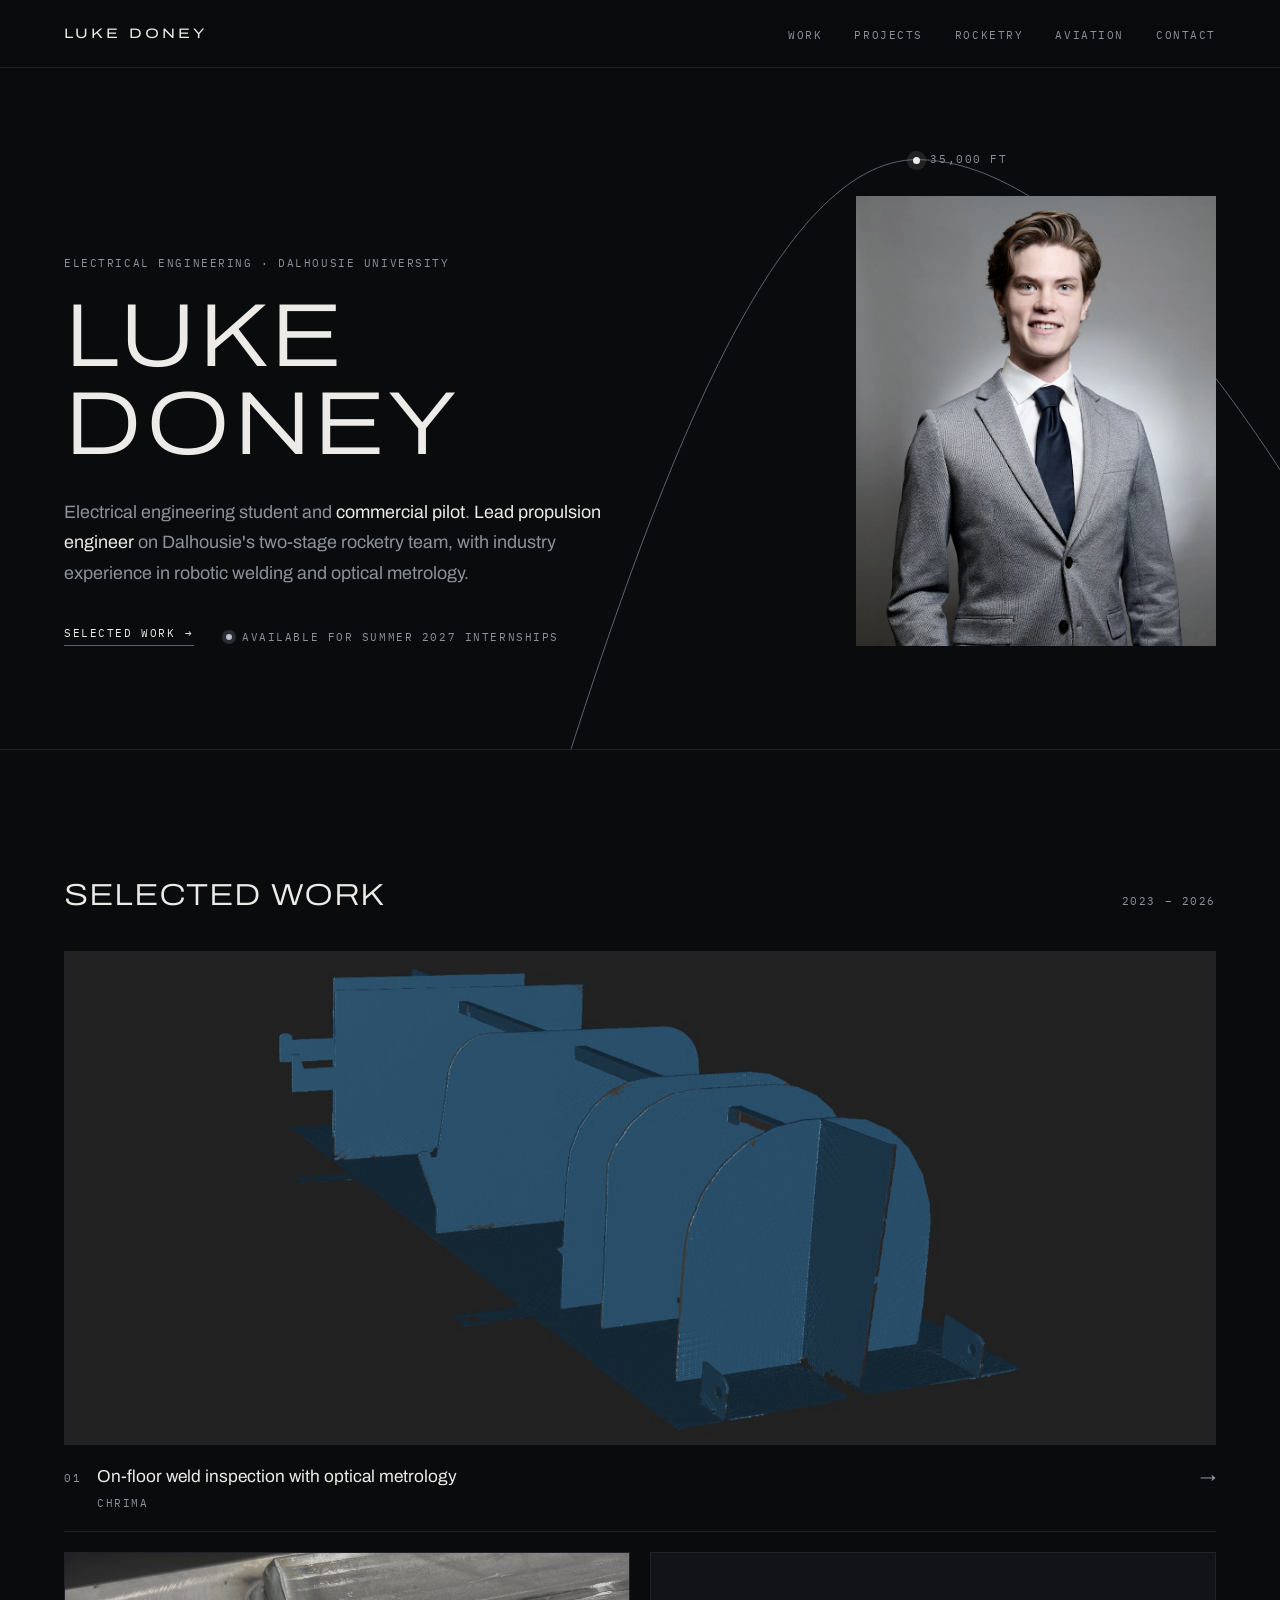
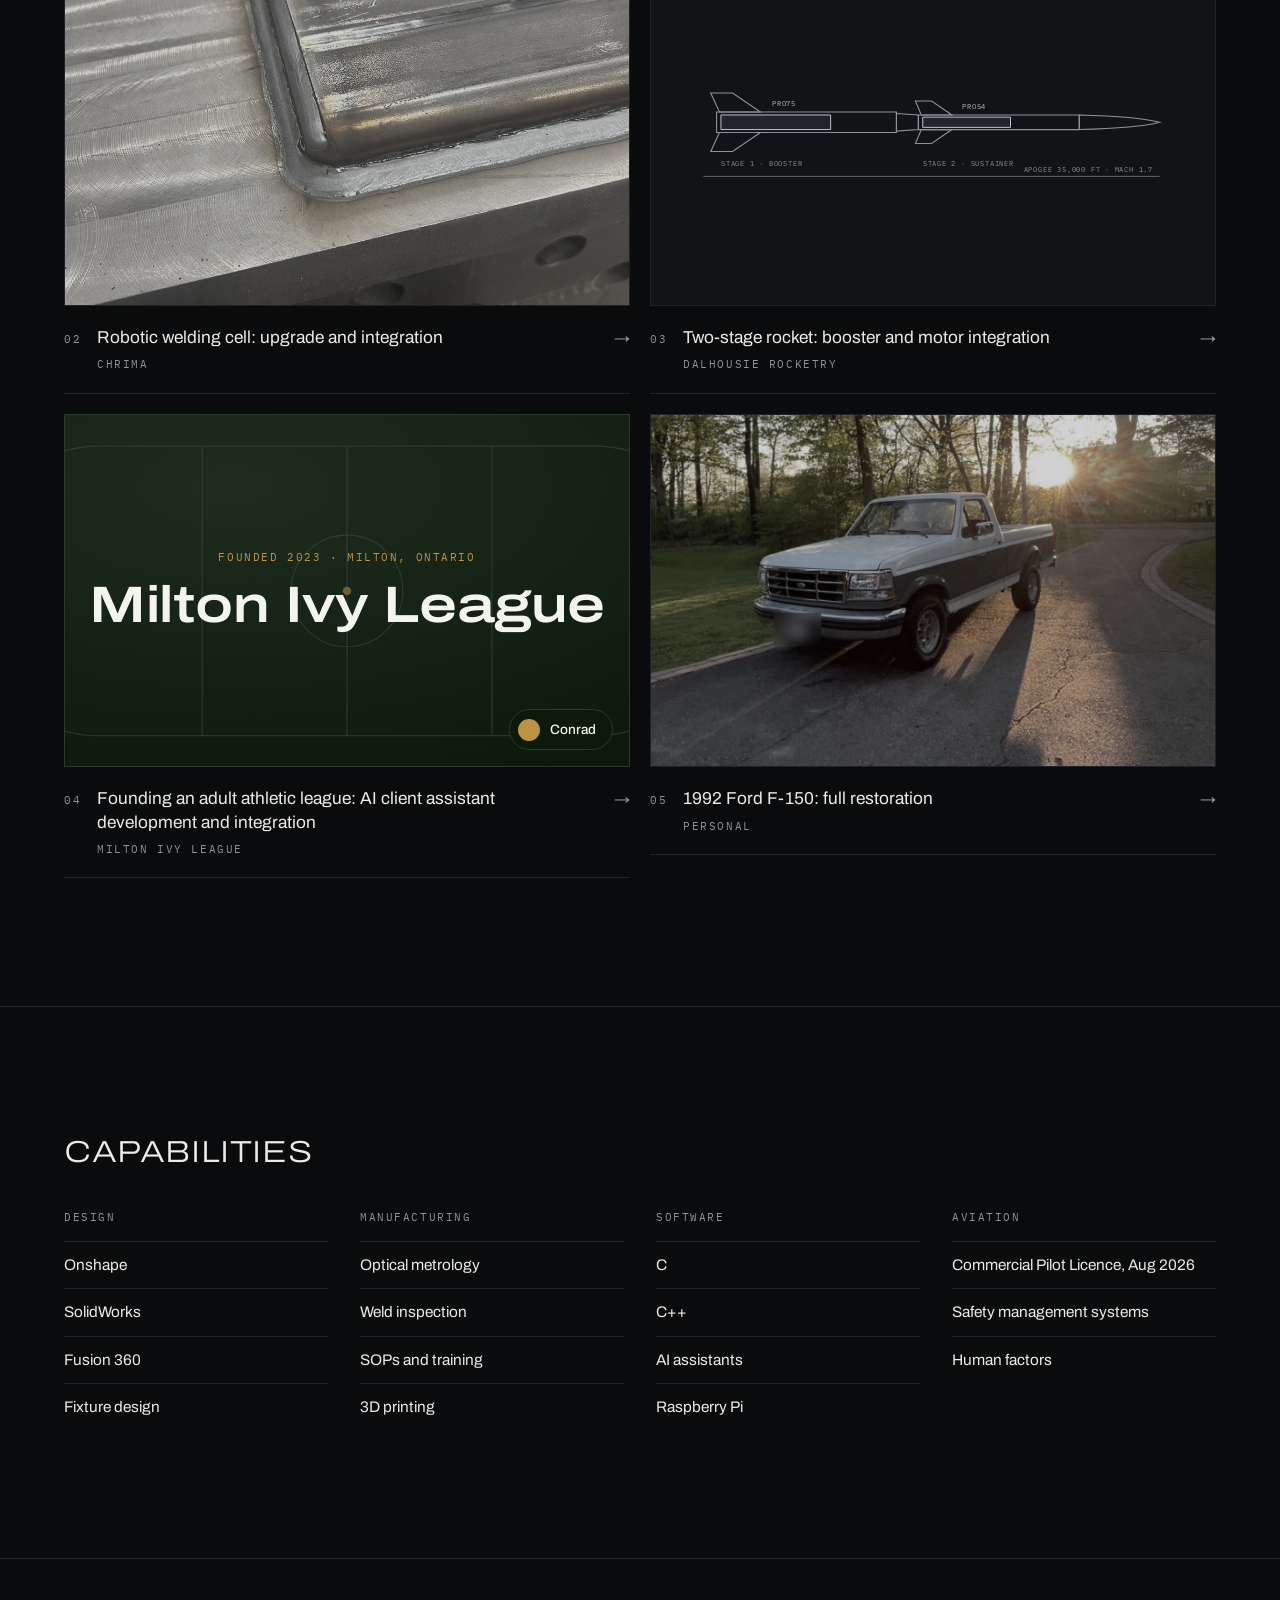
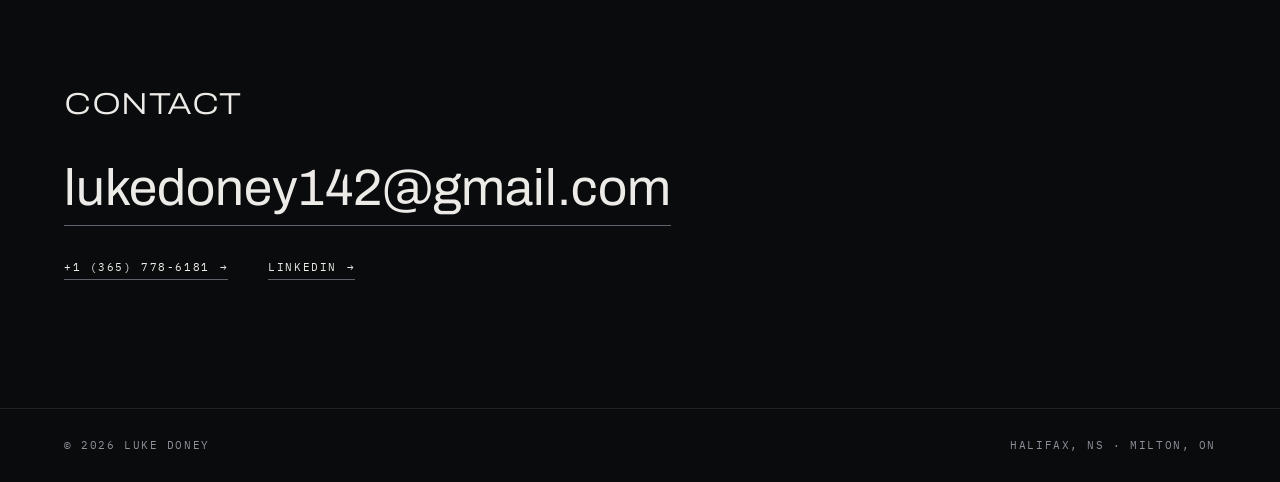
<file: index.html>
<!doctype html>
<html lang="en">
<head>
<meta charset="utf-8">
<meta name="viewport" content="width=device-width, initial-scale=1, viewport-fit=cover">
<title>Luke Doney</title>
<meta name="claude:viewport-fit-sides" content="cover">
<meta name="description" content="Luke Doney: electrical engineering student at Dalhousie, commercial pilot and lead propulsion engineer.">
<link rel="preconnect" href="https://fonts.googleapis.com">
<link rel="preconnect" href="https://fonts.gstatic.com" crossorigin>
<link rel="stylesheet" href="https://fonts.googleapis.com/css2?family=Archivo:wdth,wght@62..125,200..600&family=IBM+Plex+Mono:wght@400&display=swap">
<link rel="stylesheet" href="style.css">
</head>
<body>

<nav class="nav" aria-label="Site">
  <div class="wrap">
    <a class="mark" href="index.html">Luke Doney</a>
    <ul>
      <li><a href="work.html">Work</a></li>
      <li><a href="projects.html">Projects</a></li>
      <li><a href="rocketry.html">Rocketry</a></li>
      <li><a href="aviation.html">Aviation</a></li>
      <li><a href="index.html#contact">Contact</a></li>
    </ul>
  </div>
</nav>

<header class="hero" id="top">
  <svg class="trajectory" viewBox="0 0 1200 520" preserveAspectRatio="none" aria-hidden="true" focusable="false">
    <path class="arc" d="M520 560 C 620 300, 730 70, 860 70 C 990 70, 1140 220, 1240 360"/>
  </svg>
  <div class="apex" aria-hidden="true"><span class="label">35,000 ft</span></div>
  <div class="wrap">
    <div class="hero-grid">
      <div>
        <span class="label">Electrical Engineering · Dalhousie University</span>
        <h1 class="wide"><span>Luke</span><span>Doney</span></h1>
        <p class="intro">Electrical engineering student and <b>commercial pilot</b>. <b>Lead propulsion engineer</b> on Dalhousie's two-stage rocketry team, with industry experience in robotic welding and optical metrology.</p>
        <div class="hero-foot">
          <a class="textlink" href="#work">Selected work</a>
          <span class="label avail">Available for Summer 2027 internships</span>
        </div>
      </div>
      <figure class="portrait">
        <img src="assets/img/headshot.jpg" alt="Portrait of Luke Doney" width="800" height="1000">
      </figure>
    </div>
  </div>
</header>

<main>
<section id="work">
  <div class="wrap">
    <div class="sec-head"><h2 class="wide">Selected work</h2><span class="label">2023 – 2026</span></div>
    <div class="panels">
      <a class="panel" href="work.html#chrima">
        <div class="visual"><img src="assets/img/trackit-scan.jpg" alt="Meshed TrackIt scan of a welded fixture, separated cleanly from the table" width="1600" height="686" loading="lazy"></div>
        <div class="panel-cap"><span class="label">01</span><div><h3>On-floor weld inspection with optical metrology</h3><span class="label">Chrima</span></div><span class="go" aria-hidden="true">&rarr;</span></div>
      </a>
      <a class="panel" href="work.html#robotweld">
        <div class="visual"><img src="assets/img/robot-weld.jpg" alt="Close-up of a robotic weld bead on steel tube" width="1050" height="1400" loading="lazy" style="object-position: 50% 55%"></div>
        <div class="panel-cap"><span class="label">02</span><div><h3>Robotic welding cell: upgrade and integration</h3><span class="label">Chrima</span></div><span class="go" aria-hidden="true">&rarr;</span></div>
      </a>
      <a class="panel" href="rocketry.html#rocketry">
        <div class="visual draw"><svg class="rk" viewBox="0 0 640 150" xmlns="http://www.w3.org/2000/svg" role="img" aria-label="Side profile of the two-stage rocket with fins and a motor in each stage">
            <path class="fill" d="M24 52 L24 80 L270 80 L270 52 Z"/>
            <path class="fill" d="M28 52 L84 52 L46 26 L16 26 Z"/>
            <path class="fill" d="M28 80 L84 80 L46 106 L16 106 Z"/>
            <rect class="motor" x="30" y="56" width="150" height="20"/>
            <path class="fill" d="M270 54 L300 56 L300 76 L270 78 Z"/>
            <path class="fill" d="M300 56 L520 56 L520 76 L300 76 Z"/>
            <path class="fill" d="M304 56 L346 56 L318 37 L296 37 Z"/>
            <path class="fill" d="M304 76 L346 76 L318 95 L296 95 Z"/>
            <rect class="motor" x="306" y="59" width="120" height="14"/>
            <path class="fill" d="M520 56 Q600 58 630 66 Q600 74 520 76 Z"/>
            <text class="k" x="100" y="44">PRO75</text>
            <text class="k" x="360" y="48">PRO54</text>
            <text x="30" y="126">STAGE 1 · BOOSTER</text>
            <text x="306" y="126">STAGE 2 · SUSTAINER</text>
            <path class="dim" d="M6 140 L630 140"/>
            <text x="444" y="134">APOGEE 35,000 FT · MACH 1.7</text>
          </svg></div>
        <div class="panel-cap"><span class="label">03</span><div><h3>Two-stage rocket: booster and motor integration</h3><span class="label">Dalhousie Rocketry</span></div><span class="go" aria-hidden="true">&rarr;</span></div>
      </a>
      <a class="panel" href="work.html#milton">
        <div class="visual mil" aria-hidden="true"><svg class="rink" viewBox="0 0 800 340" preserveAspectRatio="xMidYMid slice"><rect x="40" y="30" width="720" height="280" rx="120"/><path d="M400 30 V310 M260 30 V310 M540 30 V310"/><circle cx="400" cy="170" r="54"/><circle cx="400" cy="170" r="4"/></svg><div class="mil-in"><span class="label">Founded 2023 · Milton, Ontario</span><strong>Milton Ivy League</strong></div><span class="mil-conrad"><i></i>Conrad</span></div>
        <div class="panel-cap"><span class="label">04</span><div><h3>Founding an adult athletic league: AI client assistant development and integration</h3><span class="label">Milton Ivy League</span></div><span class="go" aria-hidden="true">&rarr;</span></div>
      </a>
      <a class="panel" href="projects.html#f150">
        <div class="visual"><img src="assets/img/f150-finished.jpg" alt="The finished 1992 Ford F-150 at sunset" width="1242" height="932" loading="lazy"></div>
        <div class="panel-cap"><span class="label">05</span><div><h3>1992 Ford F-150: full restoration</h3><span class="label">Personal</span></div><span class="go" aria-hidden="true">&rarr;</span></div>
      </a>
    </div>
  </div>
</section>

<section id="capabilities">
  <div class="wrap">
    <div class="sec-head"><h2 class="wide">Capabilities</h2></div>
    <div class="caps">
      <div><h3 class="label">Design</h3><ul><li>Onshape</li><li>SolidWorks</li><li>Fusion 360</li><li>Fixture design</li></ul></div>
      <div><h3 class="label">Manufacturing</h3><ul><li>Optical metrology</li><li>Weld inspection</li><li>SOPs and training</li><li>3D printing</li></ul></div>
      <div><h3 class="label">Software</h3><ul><li>C</li><li>C++</li><li>AI assistants</li><li>Raspberry Pi</li></ul></div>
      <div><h3 class="label">Aviation</h3><ul><li>Commercial Pilot Licence, Aug 2026</li><li>Safety management systems</li><li>Human factors</li></ul></div>
    </div>
  </div>
</section>

<section id="contact">
  <div class="wrap">
    <div class="sec-head"><h2 class="wide">Contact</h2></div>
    <a class="contact-mail" href="mailto:lukedoney142@gmail.com">lukedoney142@gmail.com</a>
    <div class="contact-row">
      <a class="textlink" href="tel:+13657786181">+1 (365) 778-6181</a>
      <a class="textlink" href="https://www.linkedin.com/in/luke-doney-762349265" target="_blank" rel="noopener">LinkedIn</a>
    </div>
  </div>
</section>
</main>

<footer>
  <div class="wrap"><span class="label">© 2026 Luke Doney</span><span class="label">Halifax, NS · Milton, ON</span></div>
</footer>
</body>
</html>
</file>
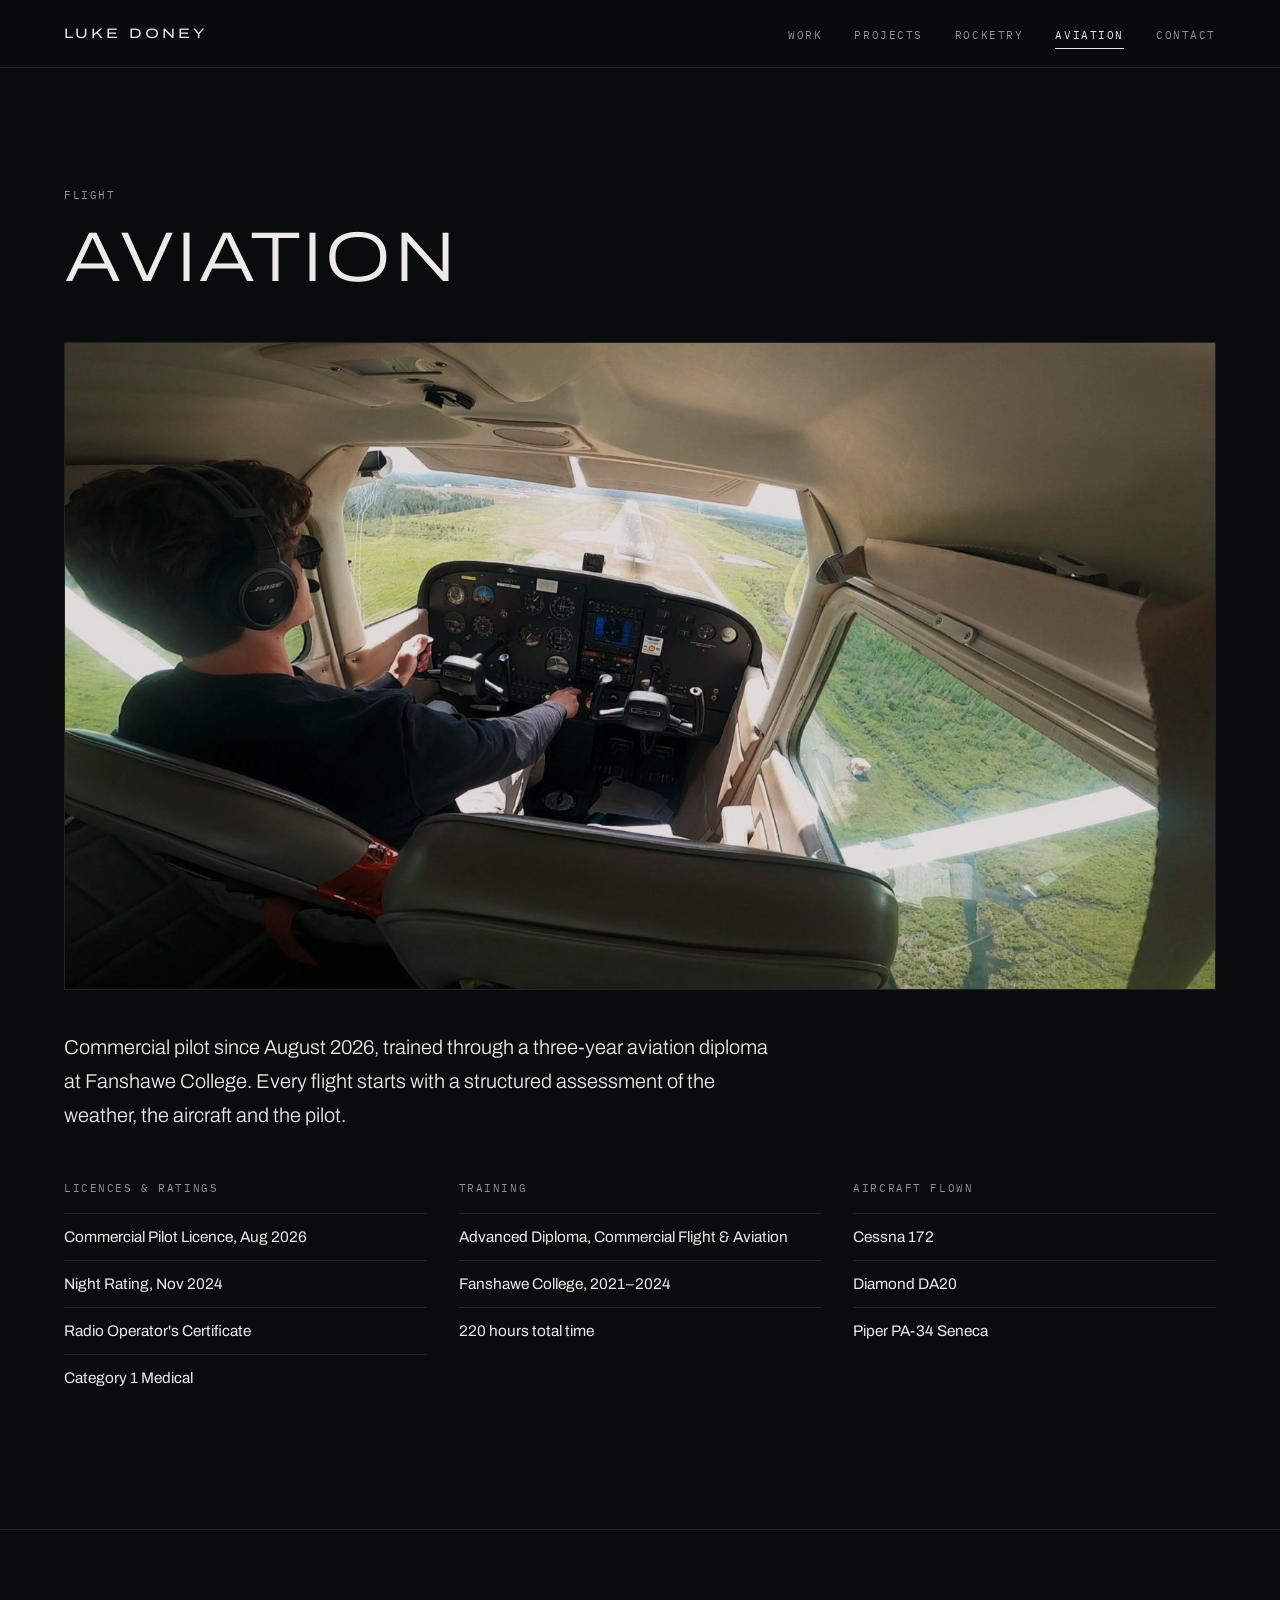
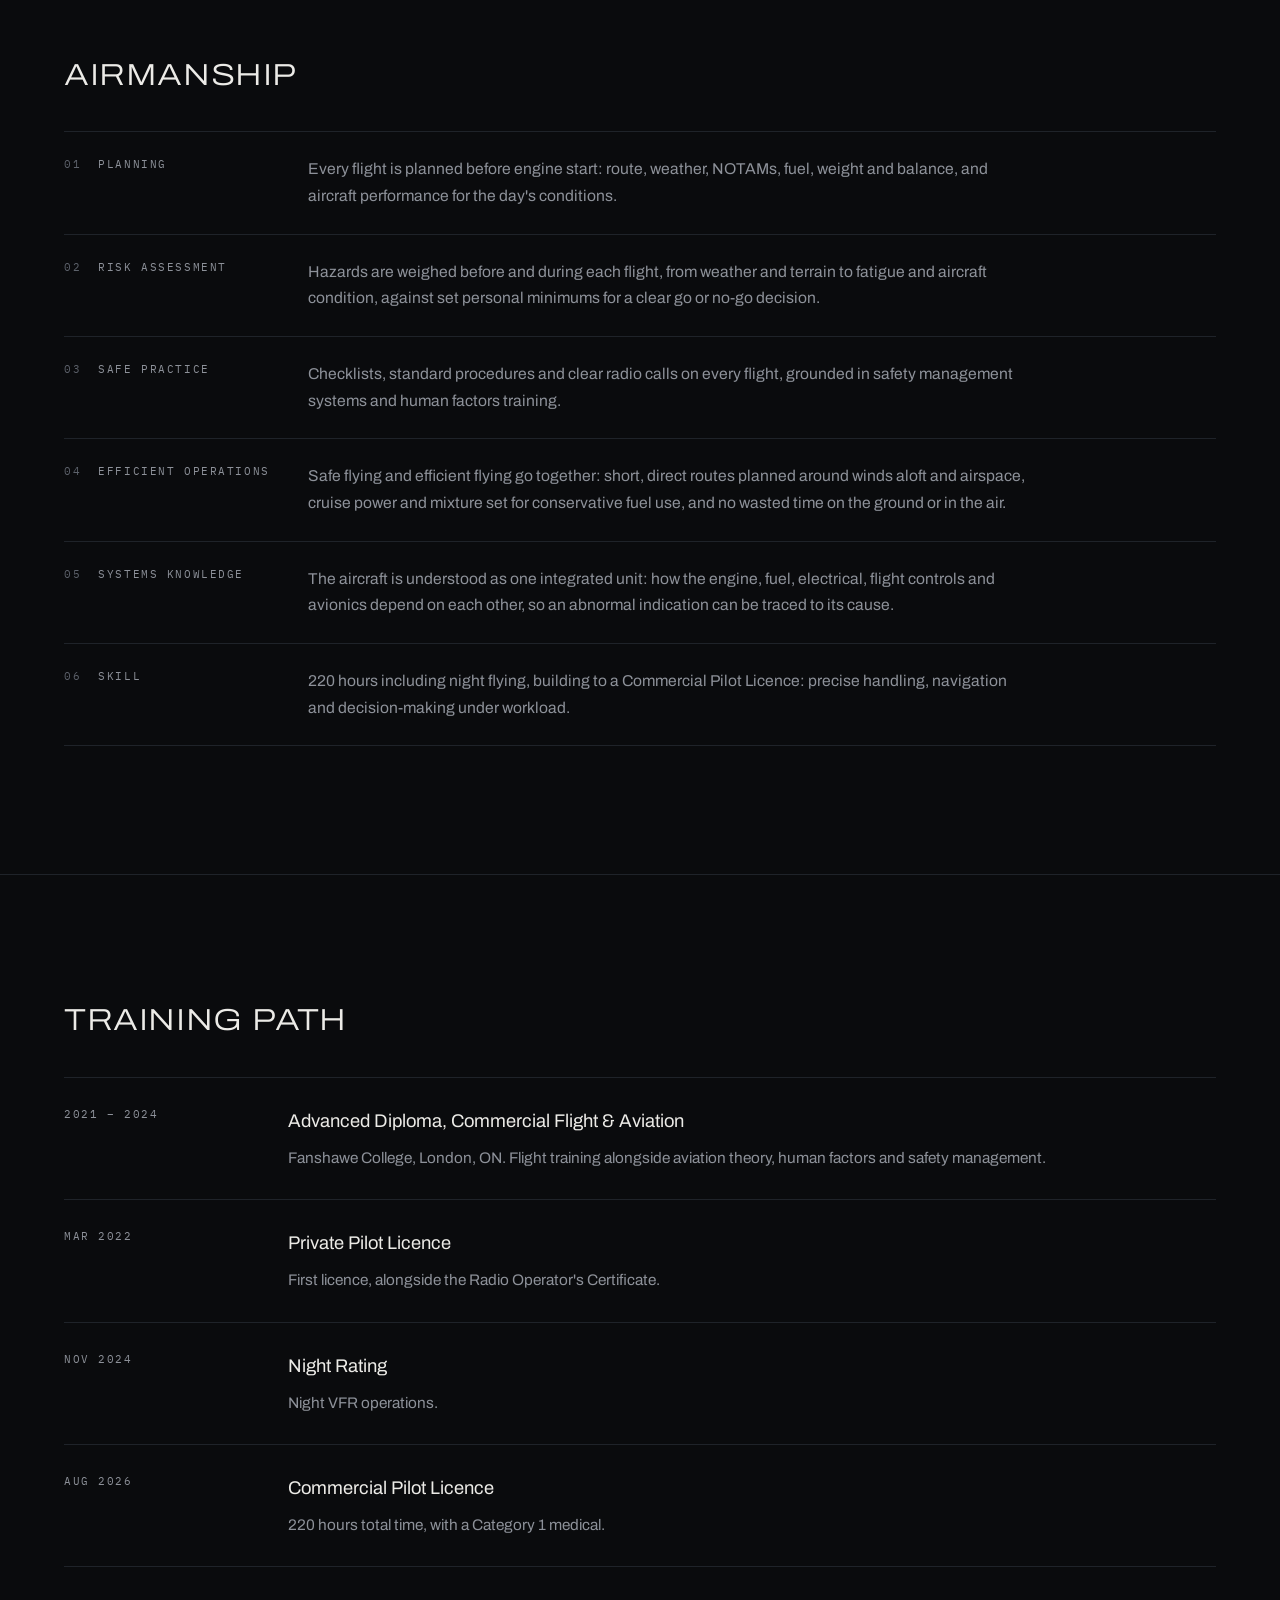
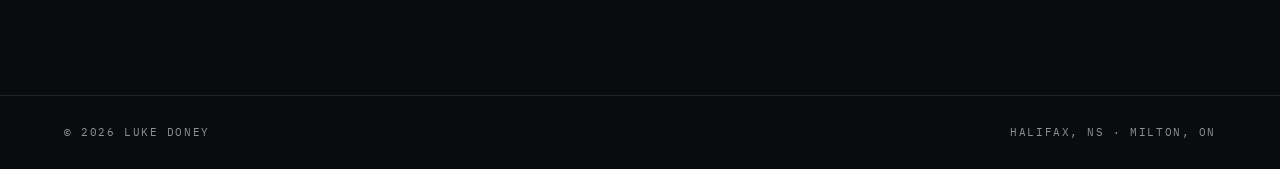
<file: aviation.html>
<!doctype html>
<html lang="en">
<head>
<meta charset="utf-8">
<meta name="viewport" content="width=device-width, initial-scale=1, viewport-fit=cover">
<title>Aviation · Luke Doney</title>
<meta name="claude:viewport-fit-sides" content="cover">
<meta name="description" content="Luke Doney: aviation.">
<link rel="preconnect" href="https://fonts.googleapis.com">
<link rel="preconnect" href="https://fonts.gstatic.com" crossorigin>
<link rel="stylesheet" href="https://fonts.googleapis.com/css2?family=Archivo:wdth,wght@62..125,200..600&family=IBM+Plex+Mono:wght@400&display=swap">
<link rel="stylesheet" href="style.css">
</head>
<body>

<nav class="nav" aria-label="Site">
  <div class="wrap">
    <a class="mark" href="index.html">Luke Doney</a>
    <ul>
      <li><a href="work.html">Work</a></li>
      <li><a href="projects.html">Projects</a></li>
      <li><a href="rocketry.html">Rocketry</a></li>
      <li><a href="aviation.html" aria-current="page">Aviation</a></li>
      <li><a href="index.html#contact">Contact</a></li>
    </ul>
  </div>
</nav>

<main>
<header class="page-head">
  <div class="wrap">
    <span class="label">Flight</span>
    <h1 class="wide">Aviation</h1>
  </div>
</header>


<section id="flight" class="flush">
  <div class="wrap">
    <div class="case-visual visual clip" style="aspect-ratio: 16 / 9; max-width: none"><img src="assets/img/landing.jpg" alt="Luke on final approach, seen from the back seat of a Cessna" width="1600" height="900" style="width: 100%; height: 100%; object-fit: cover"></div>
    <p class="intro lede">Commercial pilot since August 2026, trained through a three-year aviation diploma at Fanshawe College. Every flight starts with a structured assessment of the weather, the aircraft and the pilot.</p>
    <div class="caps three quals">
      <div><h3 class="label">Licences &amp; ratings</h3><ul><li>Commercial Pilot Licence, Aug 2026</li><li>Night Rating, Nov 2024</li><li>Radio Operator's Certificate</li><li>Category 1 Medical</li></ul></div>
      <div><h3 class="label">Training</h3><ul><li>Advanced Diploma, Commercial Flight &amp; Aviation</li><li>Fanshawe College, 2021–2024</li><li>220 hours total time</li></ul></div>
      <div><h3 class="label">Aircraft flown</h3><ul><li>Cessna 172</li><li>Diamond DA20</li><li>Piper PA-34 Seneca</li></ul></div>
    </div>
  </div>
</section>

<section id="approach">
  <div class="wrap">
    <div class="sec-head"><h2 class="wide">Airmanship</h2></div>
    <div class="pillars rows">
      <div><span class="label" data-n="01">Planning</span><p>Every flight is planned before engine start: route, weather, NOTAMs, fuel, weight and balance, and aircraft performance for the day's conditions.</p></div>
      <div><span class="label" data-n="02">Risk assessment</span><p>Hazards are weighed before and during each flight, from weather and terrain to fatigue and aircraft condition, against set personal minimums for a clear go or no-go decision.</p></div>
      <div><span class="label" data-n="03">Safe practice</span><p>Checklists, standard procedures and clear radio calls on every flight, grounded in safety management systems and human factors training.</p></div>
      <div><span class="label" data-n="04">Efficient operations</span><p>Safe flying and efficient flying go together: short, direct routes planned around winds aloft and airspace, cruise power and mixture set for conservative fuel use, and no wasted time on the ground or in the air.</p></div>
      <div><span class="label" data-n="05">Systems knowledge</span><p>The aircraft is understood as one integrated unit: how the engine, fuel, electrical, flight controls and avionics depend on each other, so an abnormal indication can be traced to its cause.</p></div>
      <div><span class="label" data-n="06">Skill</span><p>220 hours including night flying, building to a Commercial Pilot Licence: precise handling, navigation and decision-making under workload.</p></div>
  </div>
</section>

<section id="path">
  <div class="wrap">
    <div class="sec-head"><h2 class="wide">Training path</h2></div>
    <ol class="path">
      <li><span class="label">2021 – 2024</span><div><h3>Advanced Diploma, Commercial Flight &amp; Aviation</h3><p>Fanshawe College, London, ON. Flight training alongside aviation theory, human factors and safety management.</p></div></li>
      <li><span class="label">Mar 2022</span><div><h3>Private Pilot Licence</h3><p>First licence, alongside the Radio Operator's Certificate.</p></div></li>
      <li><span class="label">Nov 2024</span><div><h3>Night Rating</h3><p>Night VFR operations.</p></div></li>
      <li><span class="label">Aug 2026</span><div><h3>Commercial Pilot Licence</h3><p>220 hours total time, with a Category 1 medical.</p></div></li>
    </ol>
  </div>
</section>

</main>

<footer>
  <div class="wrap"><span class="label">© 2026 Luke Doney</span><span class="label">Halifax, NS · Milton, ON</span></div>
</footer>
</body>
</html>
</file>
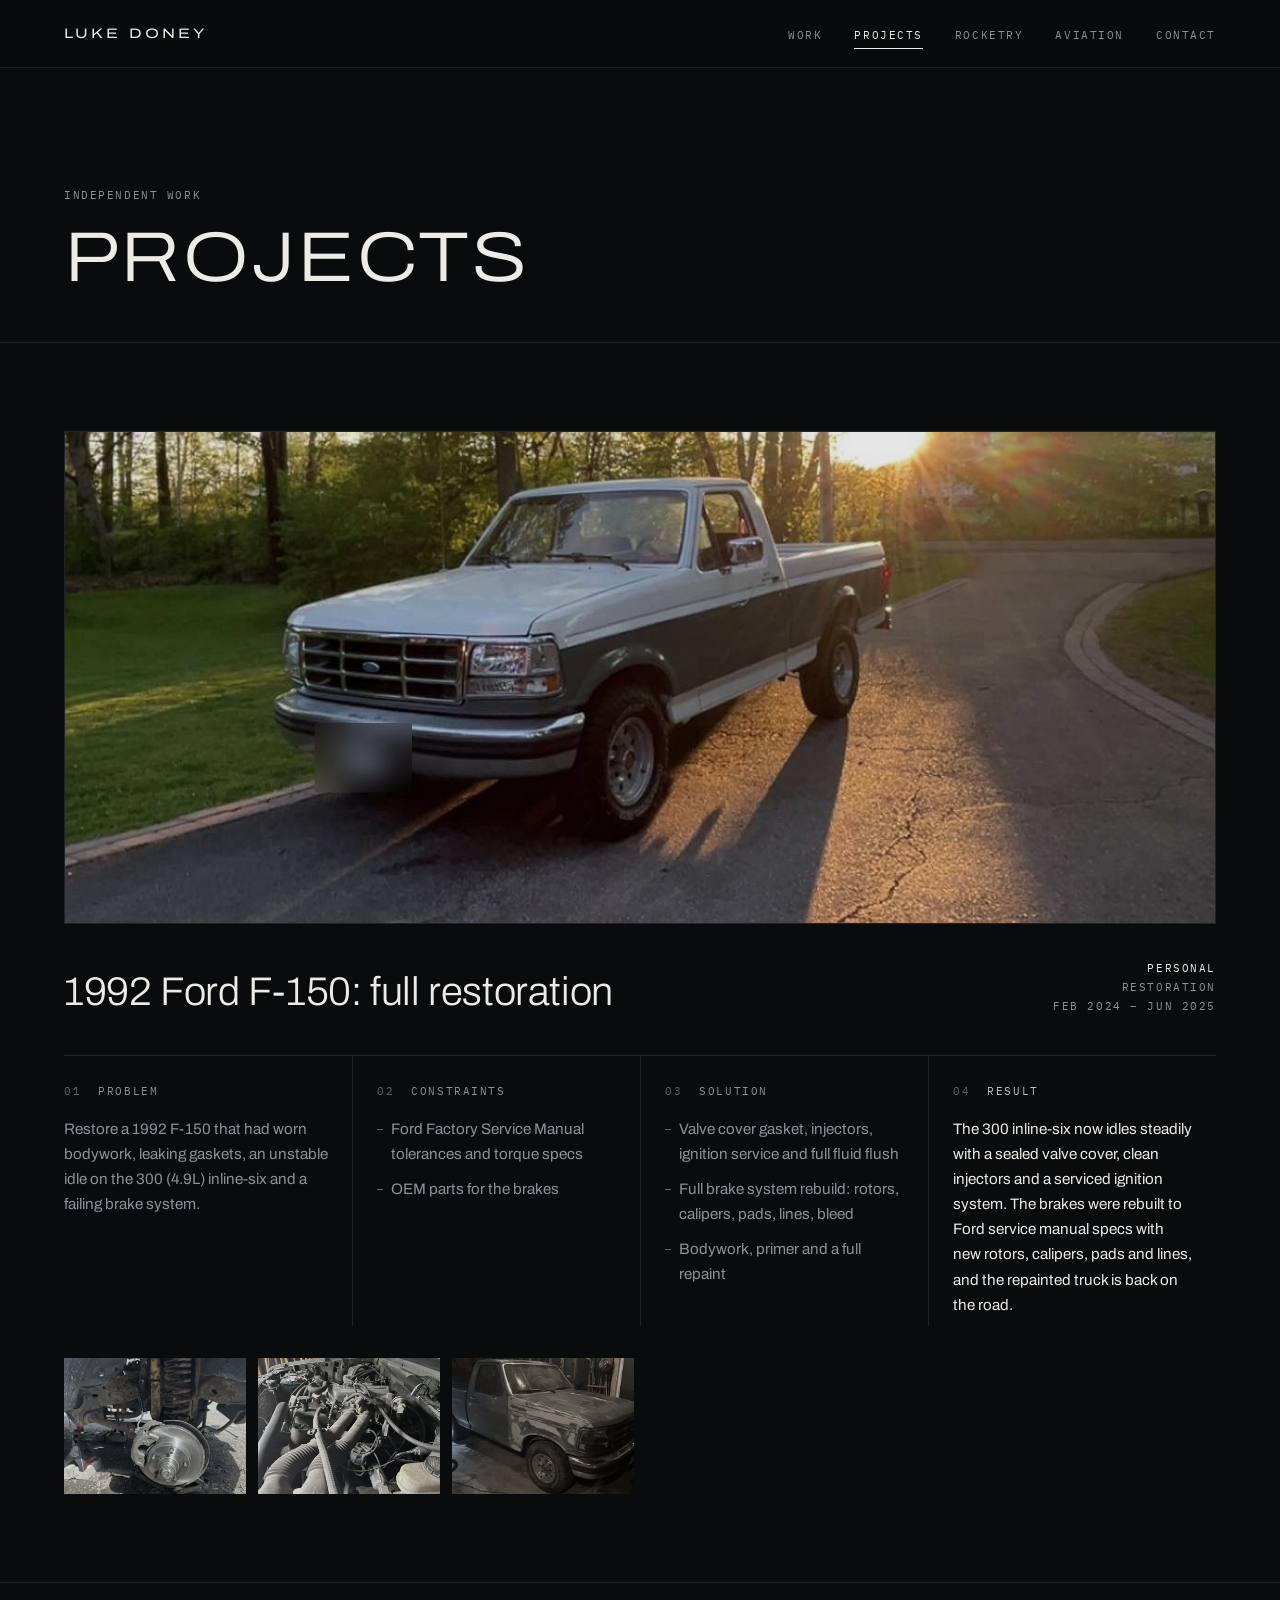
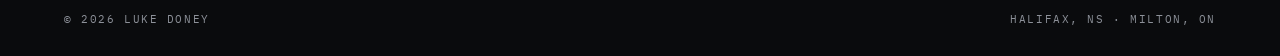
<file: projects.html>
<!doctype html>
<html lang="en">
<head>
<meta charset="utf-8">
<meta name="viewport" content="width=device-width, initial-scale=1, viewport-fit=cover">
<title>Projects · Luke Doney</title>
<meta name="claude:viewport-fit-sides" content="cover">
<meta name="description" content="Luke Doney: projects.">
<link rel="preconnect" href="https://fonts.googleapis.com">
<link rel="preconnect" href="https://fonts.gstatic.com" crossorigin>
<link rel="stylesheet" href="https://fonts.googleapis.com/css2?family=Archivo:wdth,wght@62..125,200..600&family=IBM+Plex+Mono:wght@400&display=swap">
<link rel="stylesheet" href="style.css">
</head>
<body>

<nav class="nav" aria-label="Site">
  <div class="wrap">
    <a class="mark" href="index.html">Luke Doney</a>
    <ul>
      <li><a href="work.html">Work</a></li>
      <li><a href="projects.html" aria-current="page">Projects</a></li>
      <li><a href="rocketry.html">Rocketry</a></li>
      <li><a href="aviation.html">Aviation</a></li>
      <li><a href="index.html#contact">Contact</a></li>
    </ul>
  </div>
</nav>

<main>
<header class="page-head">
  <div class="wrap">
    <span class="label">Independent work</span>
    <h1 class="wide">Projects</h1>
  </div>
</header>

  <article class="case" id="f150">
    <div class="wrap">
      <div class="case-visual visual"><img src="assets/img/f150-finished.jpg" alt="The finished 1992 Ford F-150 at sunset" width="1242" height="932" loading="lazy"></div>
      <header class="case-head">
        <h2>1992 Ford F-150: full restoration</h2>
        <div class="case-meta"><span class="label">Personal</span><span class="label">Restoration</span><span class="label">Feb 2024 – Jun 2025</span></div>
      </header>
      <dl class="spec">
        <div><dt><span class="label" data-n="01">Problem</span></dt><dd>Restore a 1992 F-150 that had worn bodywork, leaking gaskets, an unstable idle on the 300 (4.9L) inline-six and a failing brake system.</dd></div>
        <div><dt><span class="label" data-n="02">Constraints</span></dt><dd><ul><li>Ford Factory Service Manual tolerances and torque specs</li><li>OEM parts for the brakes</li></ul></dd></div>
        <div><dt><span class="label" data-n="03">Solution</span></dt><dd><ul><li>Valve cover gasket, injectors, ignition service and full fluid flush</li><li>Full brake system rebuild: rotors, calipers, pads, lines, bleed</li><li>Bodywork, primer and a full repaint</li></ul></dd></div>
        <div class="result"><dt><span class="label" data-n="04">Result</span></dt><dd>The 300 inline-six now idles steadily with a sealed valve cover, clean injectors and a serviced ignition system. The brakes were rebuilt to Ford service manual specs with new rotors, calipers, pads and lines, and the repainted truck is back on the road.</dd></div>
      </dl>
      <div class="thumbs">
        <img src="assets/img/f150-brakes.jpg" alt="Front brake rebuild with new rotor and caliper" width="1050" height="1400" loading="lazy">
        <img src="assets/img/f150-engine.jpg" alt="Engine bay of the 300 inline-six" width="1400" height="1050" loading="lazy">
        <img src="assets/img/f150-primer.jpg" alt="The F-150 in primer during bodywork" width="1050" height="1400" loading="lazy">
      </div>
    </div>
  </article>

</main>

<footer>
  <div class="wrap"><span class="label">© 2026 Luke Doney</span><span class="label">Halifax, NS · Milton, ON</span></div>
</footer>
</body>
</html>
</file>
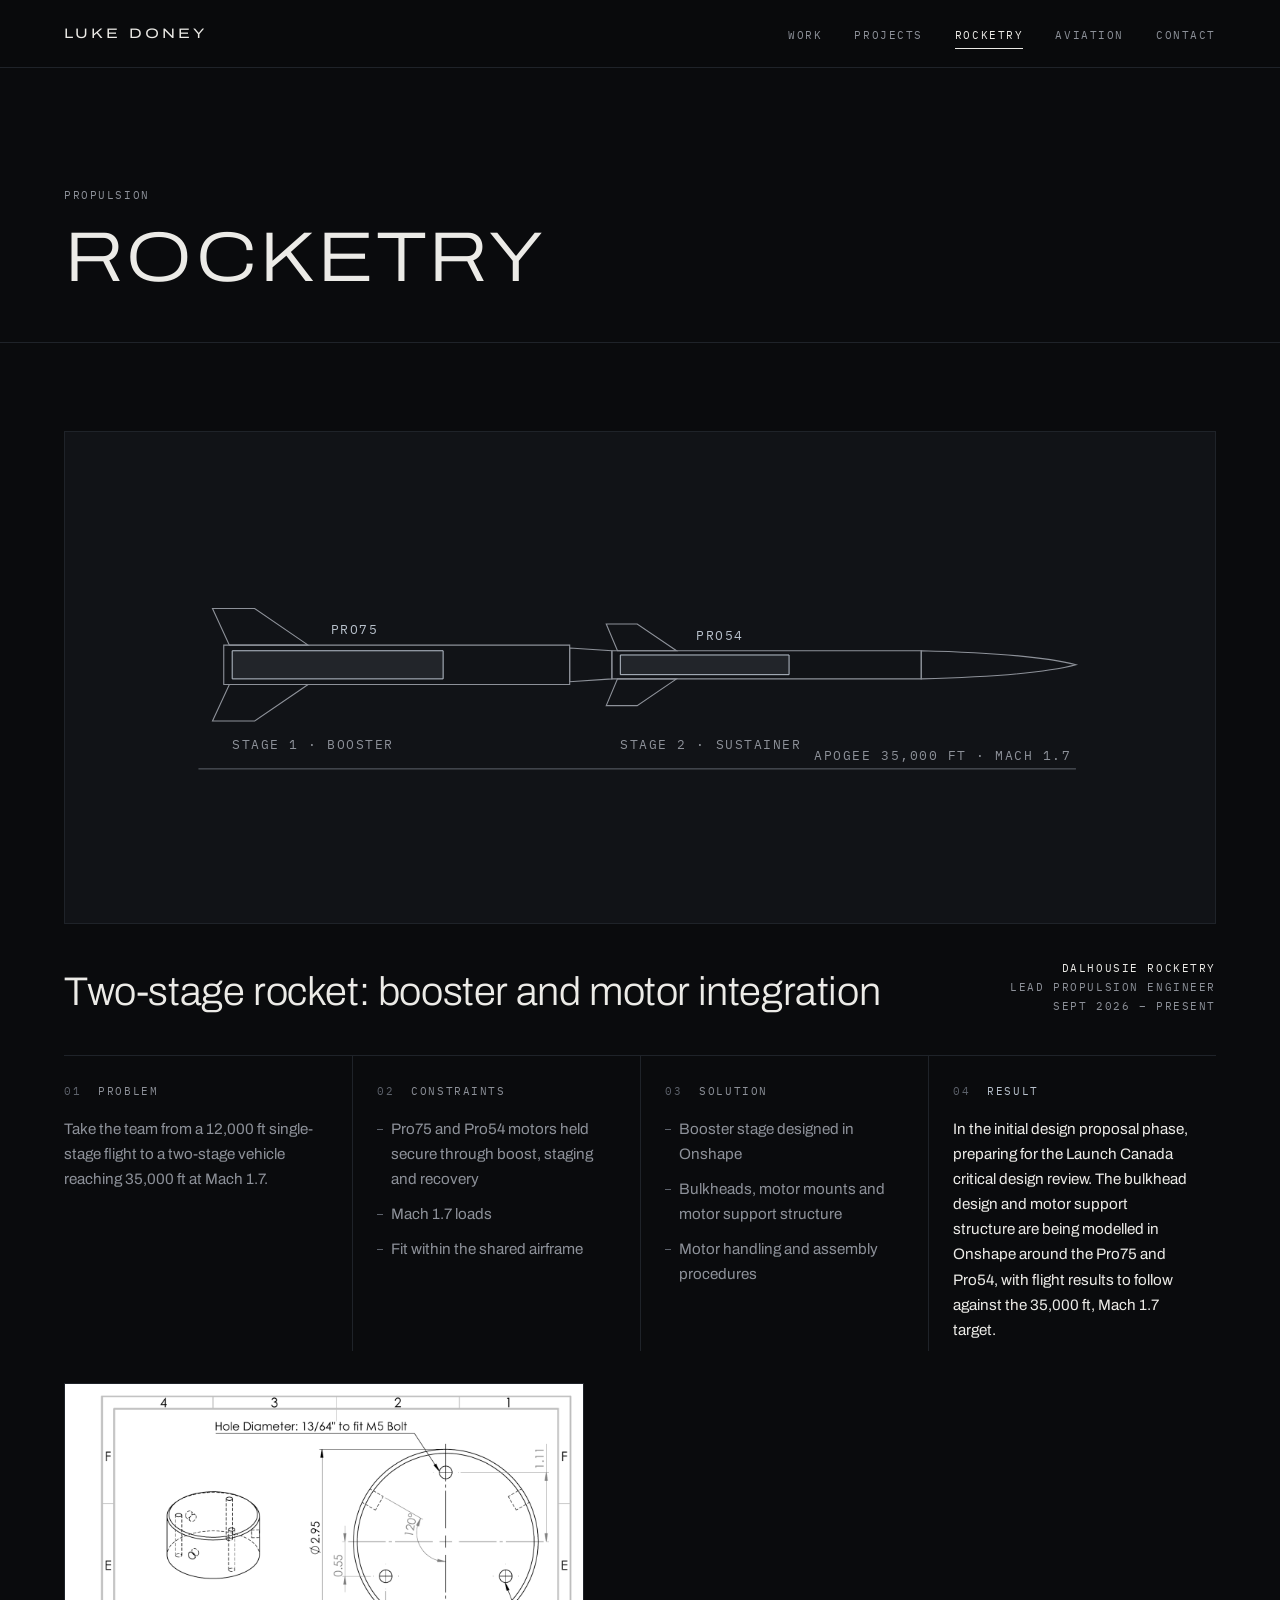
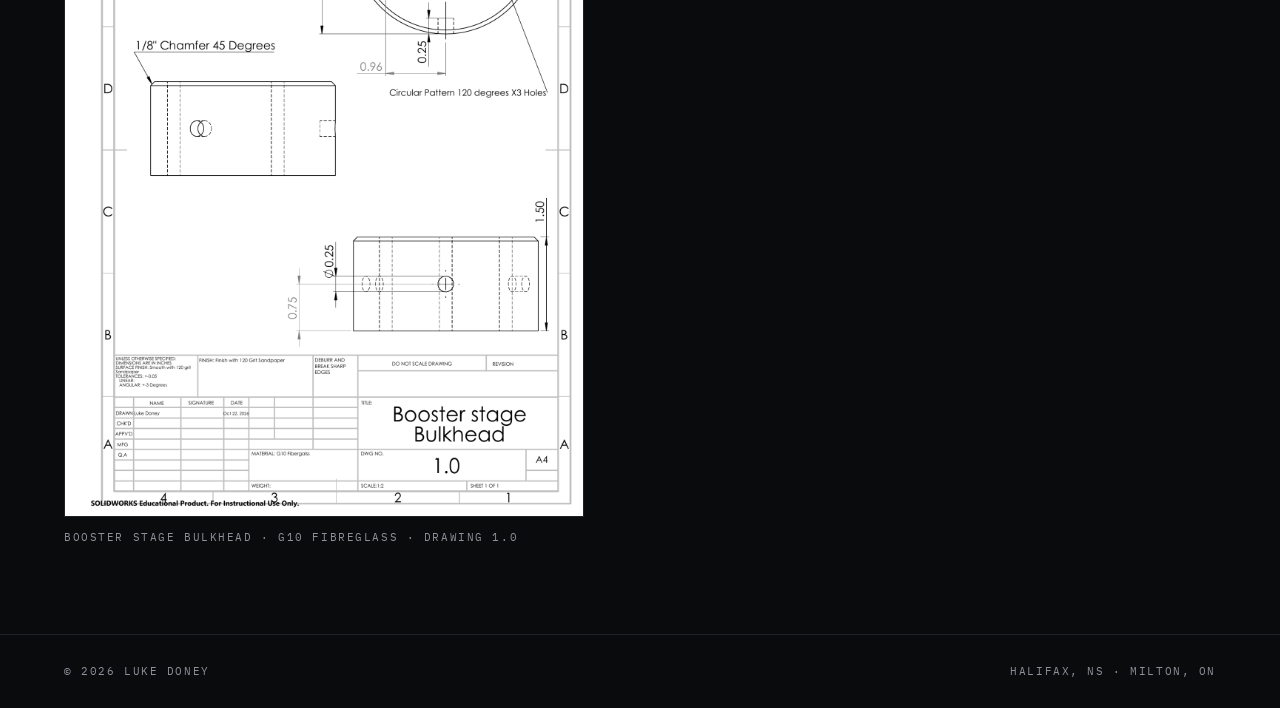
<file: rocketry.html>
<!doctype html>
<html lang="en">
<head>
<meta charset="utf-8">
<meta name="viewport" content="width=device-width, initial-scale=1, viewport-fit=cover">
<title>Rocketry · Luke Doney</title>
<meta name="claude:viewport-fit-sides" content="cover">
<meta name="description" content="Luke Doney: rocketry.">
<link rel="preconnect" href="https://fonts.googleapis.com">
<link rel="preconnect" href="https://fonts.gstatic.com" crossorigin>
<link rel="stylesheet" href="https://fonts.googleapis.com/css2?family=Archivo:wdth,wght@62..125,200..600&family=IBM+Plex+Mono:wght@400&display=swap">
<link rel="stylesheet" href="style.css">
</head>
<body>

<nav class="nav" aria-label="Site">
  <div class="wrap">
    <a class="mark" href="index.html">Luke Doney</a>
    <ul>
      <li><a href="work.html">Work</a></li>
      <li><a href="projects.html">Projects</a></li>
      <li><a href="rocketry.html" aria-current="page">Rocketry</a></li>
      <li><a href="aviation.html">Aviation</a></li>
      <li><a href="index.html#contact">Contact</a></li>
    </ul>
  </div>
</nav>

<main>
<header class="page-head">
  <div class="wrap">
    <span class="label">Propulsion</span>
    <h1 class="wide">Rocketry</h1>
  </div>
</header>

  <article class="case" id="rocketry">
    <div class="wrap">
      <div class="case-visual visual draw"><svg class="rk" viewBox="0 0 640 150" xmlns="http://www.w3.org/2000/svg" role="img" aria-label="Side profile of the two-stage rocket with fins and a motor in each stage">
            <path class="fill" d="M24 52 L24 80 L270 80 L270 52 Z"/>
            <path class="fill" d="M28 52 L84 52 L46 26 L16 26 Z"/>
            <path class="fill" d="M28 80 L84 80 L46 106 L16 106 Z"/>
            <rect class="motor" x="30" y="56" width="150" height="20"/>
            <path class="fill" d="M270 54 L300 56 L300 76 L270 78 Z"/>
            <path class="fill" d="M300 56 L520 56 L520 76 L300 76 Z"/>
            <path class="fill" d="M304 56 L346 56 L318 37 L296 37 Z"/>
            <path class="fill" d="M304 76 L346 76 L318 95 L296 95 Z"/>
            <rect class="motor" x="306" y="59" width="120" height="14"/>
            <path class="fill" d="M520 56 Q600 58 630 66 Q600 74 520 76 Z"/>
            <text class="k" x="100" y="44">PRO75</text>
            <text class="k" x="360" y="48">PRO54</text>
            <text x="30" y="126">STAGE 1 · BOOSTER</text>
            <text x="306" y="126">STAGE 2 · SUSTAINER</text>
            <path class="dim" d="M6 140 L630 140"/>
            <text x="444" y="134">APOGEE 35,000 FT · MACH 1.7</text>
          </svg></div>
      <header class="case-head">
        <h2>Two-stage rocket: booster and motor integration</h2>
        <div class="case-meta"><span class="label">Dalhousie Rocketry</span><span class="label">Lead Propulsion Engineer</span><span class="label">Sept 2026 – present</span></div>
      </header>
      <dl class="spec">
        <div><dt><span class="label" data-n="01">Problem</span></dt><dd>Take the team from a 12,000 ft single-stage flight to a two-stage vehicle reaching 35,000 ft at Mach 1.7.</dd></div>
        <div><dt><span class="label" data-n="02">Constraints</span></dt><dd><ul><li>Pro75 and Pro54 motors held secure through boost, staging and recovery</li><li>Mach 1.7 loads</li><li>Fit within the shared airframe</li></ul></dd></div>
        <div><dt><span class="label" data-n="03">Solution</span></dt><dd><ul><li>Booster stage designed in Onshape</li><li>Bulkheads, motor mounts and motor support structure</li><li>Motor handling and assembly procedures</li></ul></dd></div>
        <div class="result"><dt><span class="label" data-n="04">Result</span></dt><dd>In the initial design proposal phase, preparing for the Launch Canada critical design review. The bulkhead design and motor support structure are being modelled in Onshape around the Pro75 and Pro54, with flight results to follow against the 35,000 ft, Mach 1.7 target.</dd></div>
      </dl>
      <figure class="drawing">
        <a href="assets/img/bulkhead-drawing.png" target="_blank" rel="noopener"><img src="assets/img/bulkhead-drawing.png" alt="Engineering drawing of the booster stage bulkhead in G10 fibreglass" width="1400" height="1980" loading="lazy"></a>
        <figcaption class="label">Booster stage bulkhead · G10 fibreglass · Drawing 1.0</figcaption>
      </figure>
    </div>
  </article>

</main>

<footer>
  <div class="wrap"><span class="label">© 2026 Luke Doney</span><span class="label">Halifax, NS · Milton, ON</span></div>
</footer>
</body>
</html>
</file>
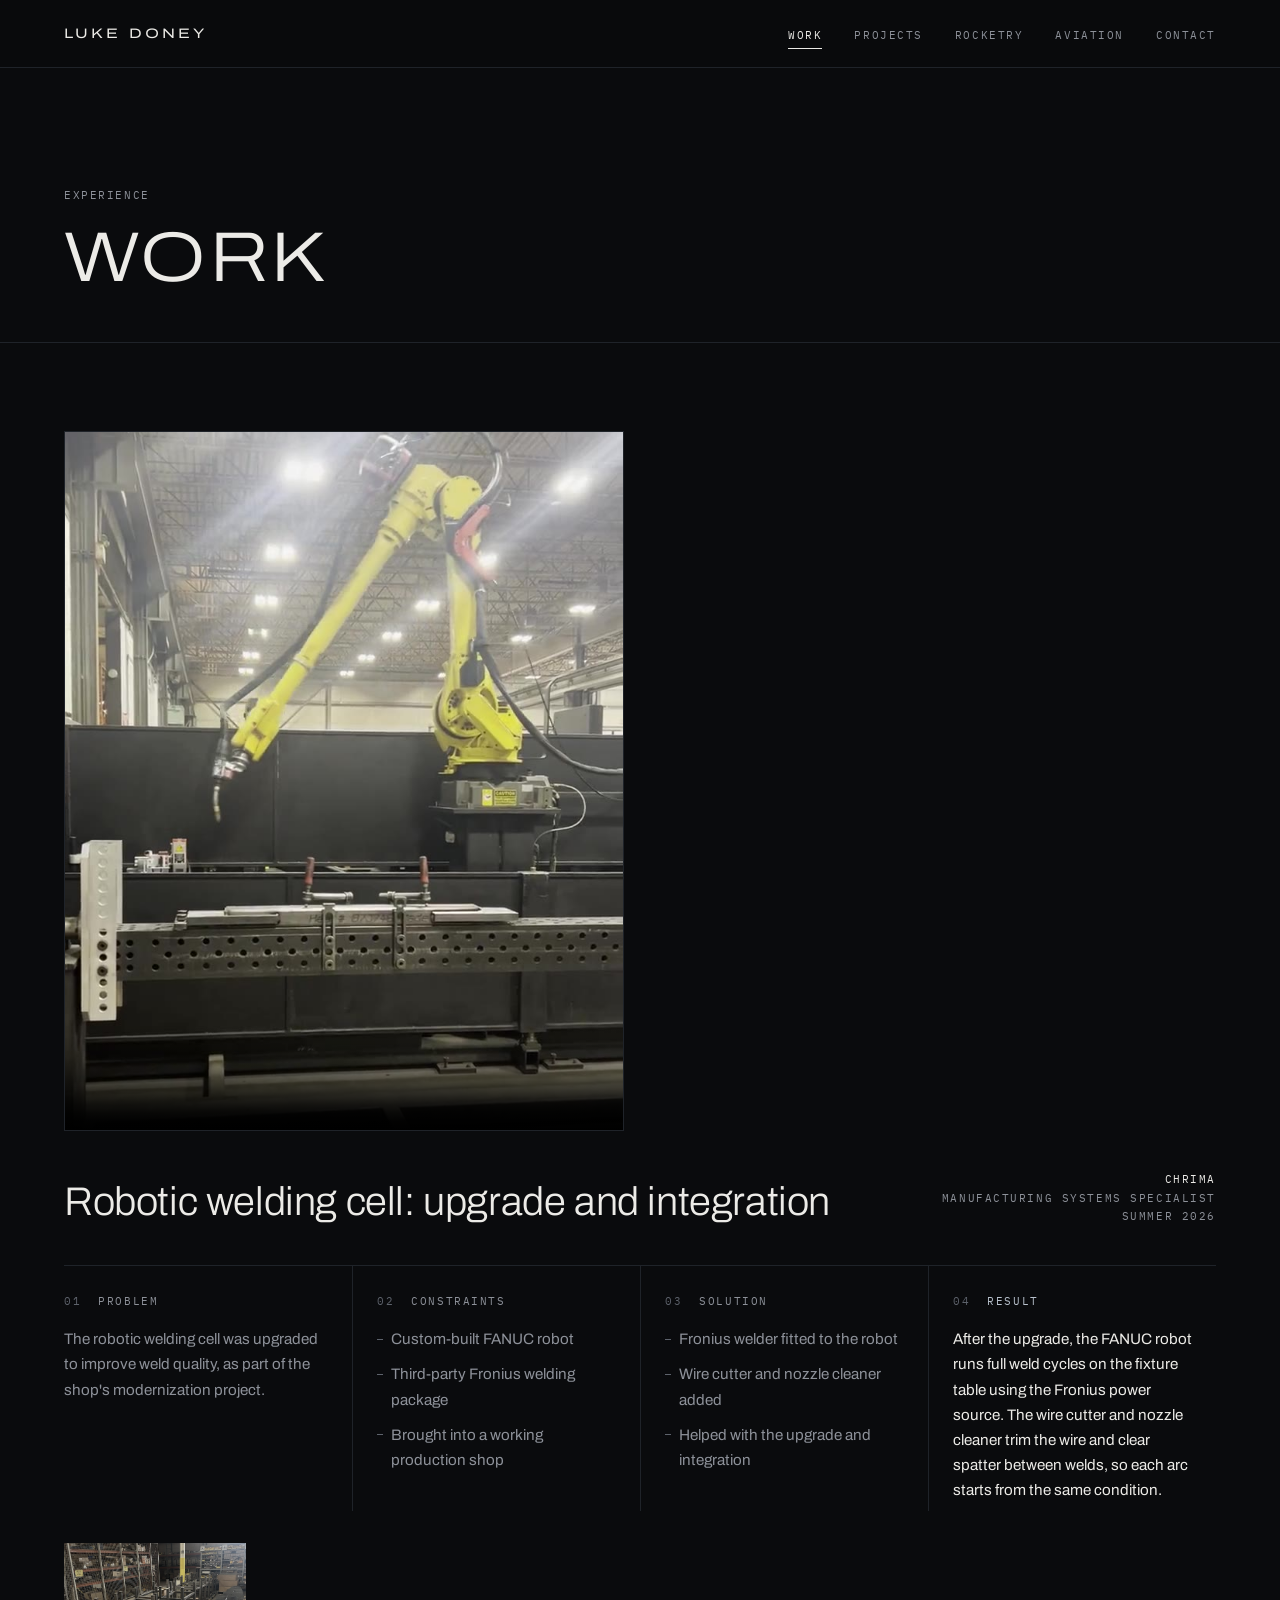
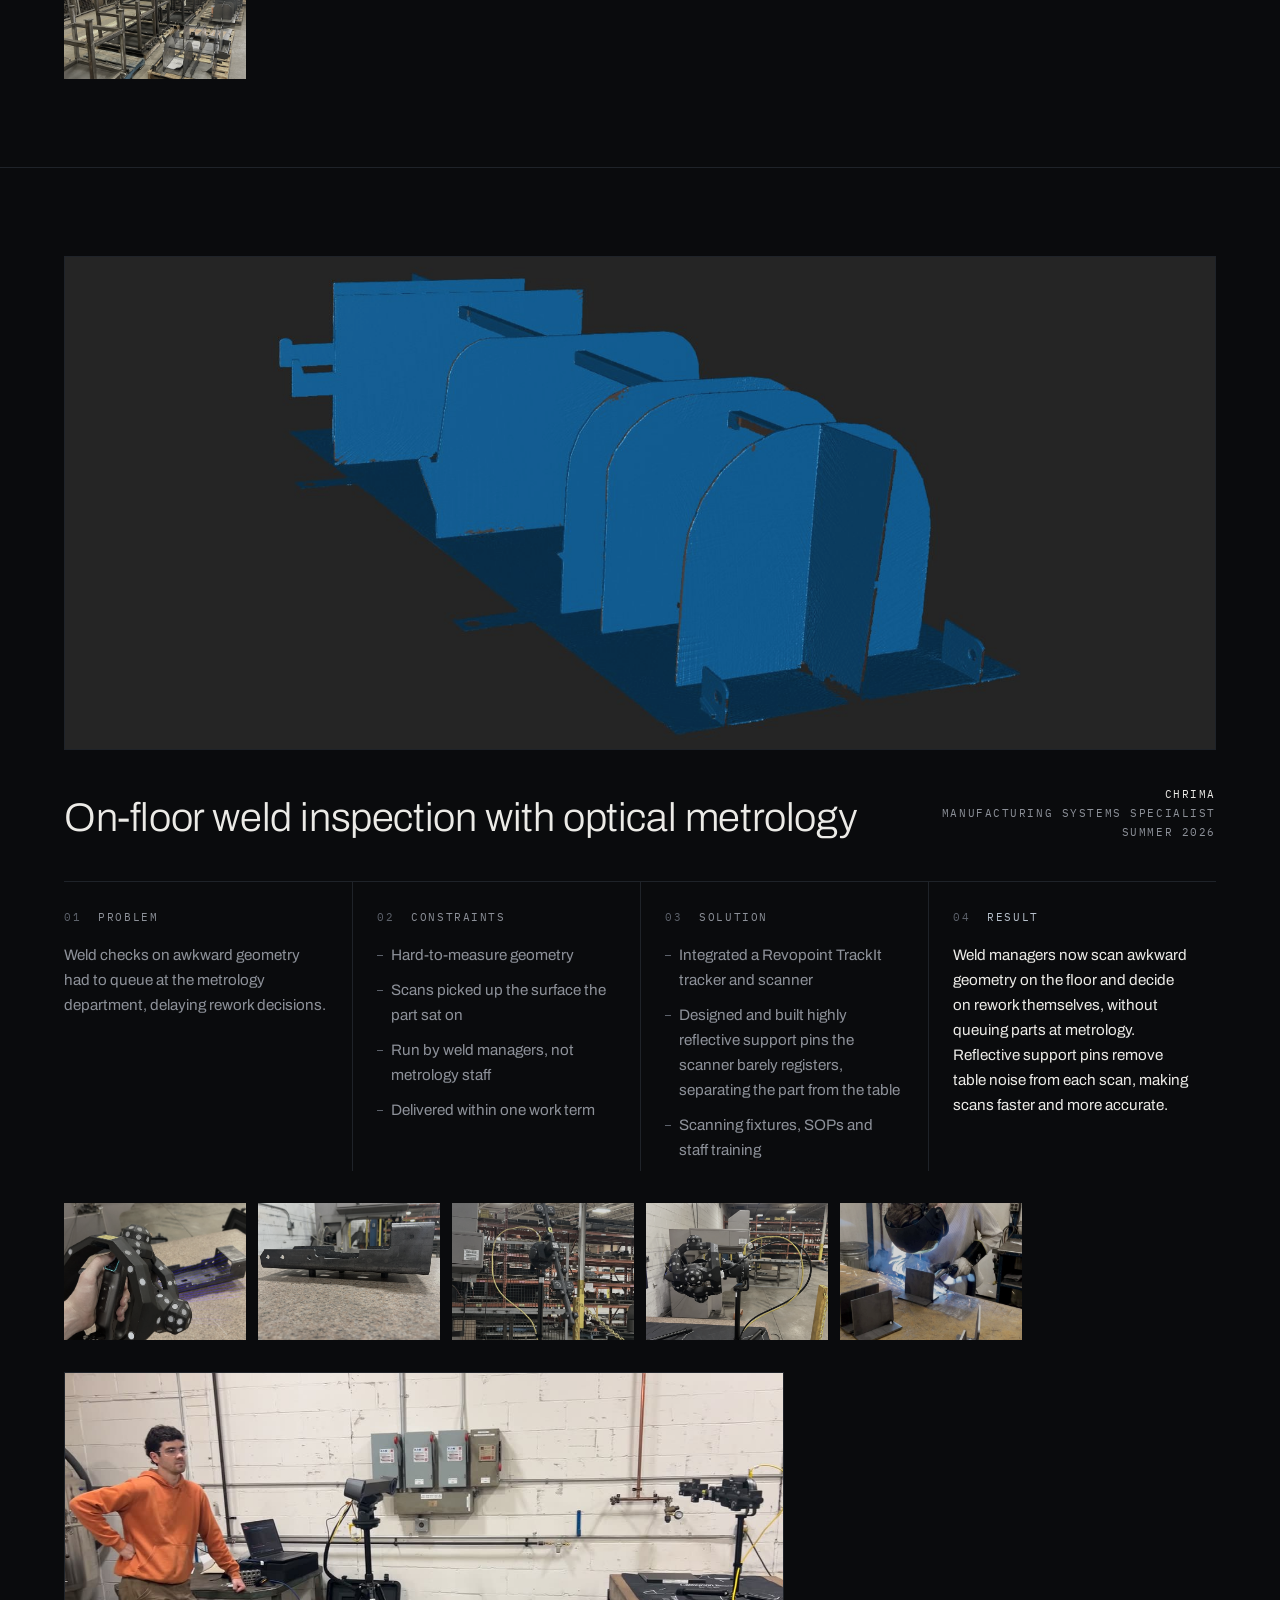
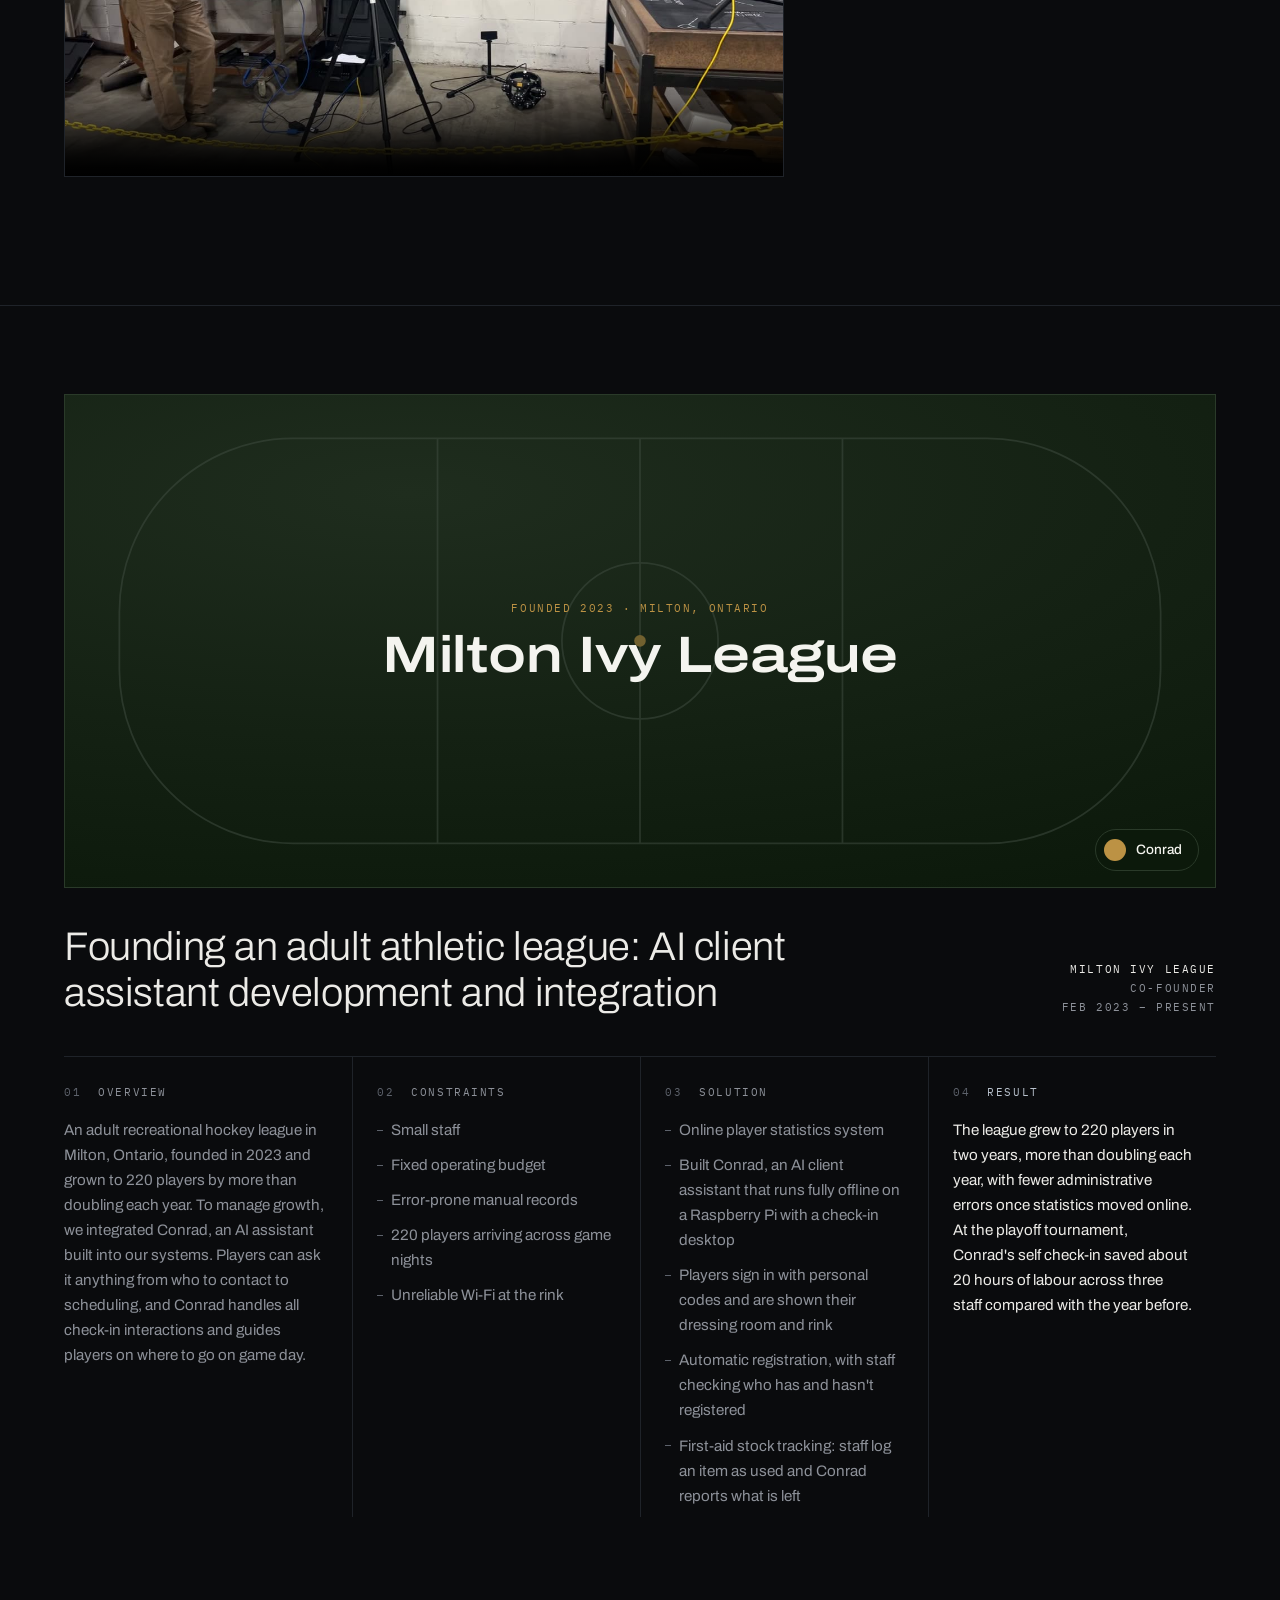
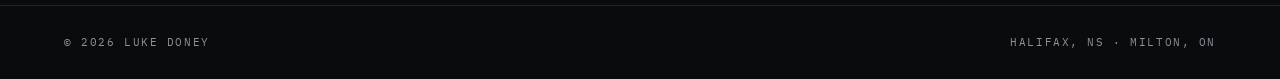
<file: work.html>
<!doctype html>
<html lang="en">
<head>
<meta charset="utf-8">
<meta name="viewport" content="width=device-width, initial-scale=1, viewport-fit=cover">
<title>Work · Luke Doney</title>
<meta name="claude:viewport-fit-sides" content="cover">
<meta name="description" content="Luke Doney: work.">
<link rel="preconnect" href="https://fonts.googleapis.com">
<link rel="preconnect" href="https://fonts.gstatic.com" crossorigin>
<link rel="stylesheet" href="https://fonts.googleapis.com/css2?family=Archivo:wdth,wght@62..125,200..600&family=IBM+Plex+Mono:wght@400&display=swap">
<link rel="stylesheet" href="style.css">
</head>
<body>

<nav class="nav" aria-label="Site">
  <div class="wrap">
    <a class="mark" href="index.html">Luke Doney</a>
    <ul>
      <li><a href="work.html" aria-current="page">Work</a></li>
      <li><a href="projects.html">Projects</a></li>
      <li><a href="rocketry.html">Rocketry</a></li>
      <li><a href="aviation.html">Aviation</a></li>
      <li><a href="index.html#contact">Contact</a></li>
    </ul>
  </div>
</nav>

<main>
<header class="page-head">
  <div class="wrap">
    <span class="label">Experience</span>
    <h1 class="wide">Work</h1>
  </div>
</header>

  <article class="case" id="robotweld">
    <div class="wrap">
      <div class="case-visual visual clip" style="aspect-ratio: 4 / 5; max-width: 560px"><video style="object-position: 50% 30%" src="assets/video/robot-cell.mp4" poster="assets/img/robot-poster.jpg" controls muted playsinline preload="metadata" aria-label="Video of the upgraded FANUC robot welding on the fixture table"></video></div>
      <header class="case-head">
        <h2>Robotic welding cell: upgrade and integration</h2>
        <div class="case-meta"><span class="label">Chrima</span><span class="label">Manufacturing Systems Specialist</span><span class="label">Summer 2026</span></div>
      </header>
      <dl class="spec">
        <div><dt><span class="label" data-n="01">Problem</span></dt><dd>The robotic welding cell was upgraded to improve weld quality, as part of the shop&#x27;s modernization project.</dd></div>
        <div><dt><span class="label" data-n="02">Constraints</span></dt><dd><ul><li>Custom-built FANUC robot</li><li>Third-party Fronius welding package</li><li>Brought into a working production shop</li></ul></dd></div>
        <div><dt><span class="label" data-n="03">Solution</span></dt><dd><ul><li>Fronius welder fitted to the robot</li><li>Wire cutter and nozzle cleaner added</li><li>Helped with the upgrade and integration</li></ul></dd></div>
        <div class="result"><dt><span class="label" data-n="04">Result</span></dt><dd>After the upgrade, the FANUC robot runs full weld cycles on the fixture table using the Fronius power source. The wire cutter and nozzle cleaner trim the wire and clear spatter between welds, so each arc starts from the same condition.</dd></div>
      </dl>
      <div class="thumbs">
        <img src="assets/img/robot-parts.jpg" alt="Welded frames and fixtures staged on the Chrima shop floor" width="1050" height="1400" loading="lazy">
      </div>
    </div>
  </article>
  <article class="case" id="chrima">
    <div class="wrap">
      <div class="case-visual visual"><img src="assets/img/trackit-scan.jpg" alt="Meshed TrackIt scan of a welded fixture, separated cleanly from the table" width="1600" height="686" loading="lazy"></div>
      <header class="case-head">
        <h2>On-floor weld inspection with optical metrology</h2>
        <div class="case-meta"><span class="label">Chrima</span><span class="label">Manufacturing Systems Specialist</span><span class="label">Summer 2026</span></div>
      </header>
      <dl class="spec">
        <div><dt><span class="label" data-n="01">Problem</span></dt><dd>Weld checks on awkward geometry had to queue at the metrology department, delaying rework decisions.</dd></div>
        <div><dt><span class="label" data-n="02">Constraints</span></dt><dd><ul><li>Hard-to-measure geometry</li><li>Scans picked up the surface the part sat on</li><li>Run by weld managers, not metrology staff</li><li>Delivered within one work term</li></ul></dd></div>
        <div><dt><span class="label" data-n="03">Solution</span></dt><dd><ul><li>Integrated a Revopoint TrackIt tracker and scanner</li><li>Designed and built highly reflective support pins the scanner barely registers, separating the part from the table</li><li>Scanning fixtures, SOPs and staff training</li></ul></dd></div>
        <div class="result"><dt><span class="label" data-n="04">Result</span></dt><dd>Weld managers now scan awkward geometry on the floor and decide on rework themselves, without queuing parts at metrology. Reflective support pins remove table noise from each scan, making scans faster and more accurate.</dd></div>
      </dl>
      <div class="thumbs">
        <img src="assets/img/trackit-laser.jpg" alt="TrackIt scanner projecting laser lines onto a steel part" width="1050" height="1400" loading="lazy">
        <img src="assets/img/trackit-pins.jpg" alt="Steel part resting on reflective support pins" width="1400" height="1050" loading="lazy">
        <img src="assets/img/trackit-tripod.jpg" alt="Revopoint TrackIt optical tracker on a tripod" width="1050" height="1400" loading="lazy">
        <img src="assets/img/trackit-scanner.jpg" alt="Handheld TrackIt scanner head with reflective targets" width="1400" height="1050" loading="lazy" style="object-position: 20% 50%">
        <img src="assets/img/welding.jpg" alt="Luke welding steel T-joint test pieces" width="1240" height="1204" loading="lazy">
      </div>
      <div class="case-visual visual clip" style="aspect-ratio: 16 / 9; margin-top: 32px"><video src="assets/video/trackit-metrology.mp4" poster="assets/img/trackit-poster.jpg" controls muted playsinline preload="metadata" aria-label="Video of the TrackIt metrology station"></video></div>
    </div>
  </article>
  <article class="case" id="milton">
    <div class="wrap">
      <div class="case-visual visual mil" aria-hidden="true"><svg class="rink" viewBox="0 0 800 340" preserveAspectRatio="xMidYMid slice"><rect x="40" y="30" width="720" height="280" rx="120"/><path d="M400 30 V310 M260 30 V310 M540 30 V310"/><circle cx="400" cy="170" r="54"/><circle cx="400" cy="170" r="4"/></svg><div class="mil-in"><span class="label">Founded 2023 · Milton, Ontario</span><strong>Milton Ivy League</strong></div><span class="mil-conrad"><i></i>Conrad</span></div>
      <header class="case-head">
        <h2>Founding an adult athletic league: AI client assistant development and integration</h2>
        <div class="case-meta"><span class="label">Milton Ivy League</span><span class="label">Co-Founder</span><span class="label">Feb 2023 – present</span></div>
      </header>
      <dl class="spec">
        <div><dt><span class="label" data-n="01">Overview</span></dt><dd>An adult recreational hockey league in Milton, Ontario, founded in 2023 and grown to 220 players by more than doubling each year. To manage growth, we integrated Conrad, an AI assistant built into our systems. Players can ask it anything from who to contact to scheduling, and Conrad handles all check-in interactions and guides players on where to go on game day.</dd></div>
        <div><dt><span class="label" data-n="02">Constraints</span></dt><dd><ul><li>Small staff</li><li>Fixed operating budget</li><li>Error-prone manual records</li><li>220 players arriving across game nights</li><li>Unreliable Wi-Fi at the rink</li></ul></dd></div>
        <div><dt><span class="label" data-n="03">Solution</span></dt><dd><ul><li>Online player statistics system</li><li>Built Conrad, an AI client assistant that runs fully offline on a Raspberry Pi with a check-in desktop</li><li>Players sign in with personal codes and are shown their dressing room and rink</li><li>Automatic registration, with staff checking who has and hasn&#x27;t registered</li><li>First-aid stock tracking: staff log an item as used and Conrad reports what is left</li></ul></dd></div>
        <div class="result"><dt><span class="label" data-n="04">Result</span></dt><dd>The league grew to 220 players in two years, more than doubling each year, with fewer administrative errors once statistics moved online. At the playoff tournament, Conrad&#x27;s self check-in saved about 20 hours of labour across three staff compared with the year before.</dd></div>
      </dl>
      
    </div>
  </article>

</main>

<footer>
  <div class="wrap"><span class="label">© 2026 Luke Doney</span><span class="label">Halifax, NS · Milton, ON</span></div>
</footer>
</body>
</html>
</file>
<file: style.css>
/* Layout: quiet luxury, high tech. Near-black graphite, ivory type, hairlines and generous space.
   Wide light display type carries the confidence; the copy stays understated. Work is shown as
   image-led panels, and each case reads as a four-column spec: Problem, Constraints, Solution, Result. */
:root {
  --bg: #0a0b0d;
  --raised: #111317;
  --line: #1f2329;
  --ink: #ecebe7;
  --ink-soft: #8d9199;
  --ink-faint: #5d626b;
  --steel: #b8c1cc;       /* single cool highlight */
  --display: "Archivo", "Helvetica Neue", Helvetica, Arial, sans-serif;
  --body: "Archivo", "Helvetica Neue", Helvetica, Arial, sans-serif;
  --mono: "IBM Plex Mono", ui-monospace, "SFMono-Regular", Menlo, Consolas, monospace;
  color-scheme: dark;
}

* { box-sizing: border-box; }
html { scroll-behavior: smooth; }
@media (prefers-reduced-motion: reduce) { html { scroll-behavior: auto; } *, *::before, *::after { transition: none !important; } }
body { margin: 0; background: var(--bg); color: var(--ink); font: 400 1rem/1.7 var(--body); -webkit-font-smoothing: antialiased; }
img, video { max-width: 100%; height: auto; display: block; }
a { color: inherit; }
a:focus-visible { outline: 1px solid var(--steel); outline-offset: 4px; }
::selection { background: var(--ink); color: var(--bg); }

.wrap {
  max-width: 1200px;
  margin: 0 auto;
  padding-left: max(24px, env(safe-area-inset-left, 0px));
  padding-right: max(24px, env(safe-area-inset-right, 0px));
}
.label { font: 400 .7rem/1.5 var(--mono); letter-spacing: .14em; text-transform: uppercase; color: var(--ink-soft); }
.wide { font-family: var(--display); font-stretch: 118%; font-weight: 300; text-transform: uppercase; letter-spacing: .02em; }

/* Nav */
.nav {
  position: sticky; top: env(safe-area-inset-top, 0px); z-index: 5;
  background: color-mix(in srgb, var(--bg) 78%, transparent);
  backdrop-filter: blur(18px);
  border-bottom: 1px solid var(--line);
}
body::before { content: ""; position: fixed; inset: 0 0 auto; height: env(safe-area-inset-top, 0px); z-index: 10; background: var(--bg); }
.nav .wrap { display: flex; align-items: center; justify-content: space-between; gap: 16px; padding-block: 20px; }
.nav .mark { font: 400 .86rem/1 var(--display); font-stretch: 125%; letter-spacing: .22em; text-transform: uppercase; text-decoration: none; }
.nav ul { display: flex; flex-wrap: wrap; gap: 6px 32px; list-style: none; margin: 0; padding: 0; }
.nav ul a { font: 400 .7rem/1 var(--mono); letter-spacing: .14em; text-transform: uppercase; color: var(--ink-soft); text-decoration: none; padding-block: 6px; border-bottom: 1px solid transparent; transition: color .3s, border-color .3s; }
.nav ul a:hover, .nav ul a[aria-current="page"] { color: var(--ink); border-color: var(--ink); }
@media (max-width: 720px) {
  .nav .wrap { flex-wrap: wrap; row-gap: 12px; padding-block: 16px; }
  .nav ul { gap: 6px 20px; }
}

/* Hero */
.hero { position: relative; overflow: hidden; padding-block: clamp(64px, 10vw, 136px) clamp(64px, 8vw, 112px); }
.trajectory { position: absolute; inset: 0; width: 100%; height: 100%; pointer-events: none; }
.trajectory .arc { fill: none; stroke: var(--ink-faint); stroke-width: 1; vector-effect: non-scaling-stroke; }
.apex { position: absolute; left: 71.6%; top: 13.5%; pointer-events: none; }
.apex::before { content: ""; position: absolute; left: -3.5px; top: -3.5px; width: 7px; height: 7px; border-radius: 50%; background: var(--ink); box-shadow: 0 0 0 6px color-mix(in srgb, var(--ink) 10%, transparent); }
.apex span { position: absolute; left: 14px; top: -9px; white-space: nowrap; }
.hero .wrap { position: relative; }
.hero-grid { display: grid; grid-template-columns: minmax(0, 1.3fr) minmax(0, .7fr); gap: clamp(40px, 7vw, 112px); align-items: end; }
.hero h1 { font-size: clamp(2.6rem, 7vw, 5.6rem); line-height: .98; margin: 18px 0 28px; }
.hero h1 span { display: block; }
.intro { font-size: 1.12rem; line-height: 1.7; color: var(--ink-soft); max-width: 30em; margin: 0 0 40px; }
.intro b { color: var(--ink); font-weight: 400; }
.hero-foot { display: flex; flex-wrap: wrap; align-items: center; gap: 14px 32px; }
.avail { display: inline-flex; align-items: center; gap: 10px; }
.avail::before { content: ""; width: 6px; height: 6px; border-radius: 50%; background: var(--steel); box-shadow: 0 0 0 4px color-mix(in srgb, var(--steel) 18%, transparent); }
.textlink { display: inline-flex; align-items: center; gap: 10px; font: 400 .7rem/1 var(--mono); letter-spacing: .14em; text-transform: uppercase; color: var(--ink); text-decoration: none; padding-bottom: 6px; border-bottom: 1px solid var(--ink-faint); transition: border-color .3s, gap .3s; }
.textlink::after { content: "\2192"; }
.textlink:hover { border-color: var(--ink); gap: 14px; }
.portrait { margin: 0; justify-self: end; width: 100%; max-width: 360px; }
.portrait img { width: 100%; aspect-ratio: 4 / 5; object-fit: cover; object-position: 50% 18%; filter: grayscale(.35) contrast(1.04); }
.portrait figcaption { margin-top: 12px; display: flex; justify-content: space-between; }

/* Sections */
section { padding-block: clamp(72px, 10vw, 128px); border-top: 1px solid var(--line); }
.sec-head { display: flex; align-items: baseline; justify-content: space-between; gap: 16px; flex-wrap: wrap; margin-bottom: 40px; }
.sec-head h2 { margin: 0; font-size: clamp(1.4rem, 2.6vw, 1.9rem); line-height: 1.1; }

/* Work panels */
.panels { display: grid; grid-template-columns: repeat(2, minmax(0, 1fr)); gap: 20px; }
.panel { display: flex; flex-direction: column; gap: 18px; text-decoration: none; color: var(--ink); min-width: 0; }
.panel:first-child, .panel:last-child:nth-child(even) { grid-column: 1 / -1; }
.visual { position: relative; overflow: hidden; background: var(--raised); border: 1px solid var(--line); aspect-ratio: 16 / 10; }
.panel:first-child .visual, .panel:last-child:nth-child(even) .visual { aspect-ratio: 21 / 9; }
.visual img { width: 100%; height: 100%; object-fit: cover; filter: grayscale(.55) brightness(.82); transform: scale(1.001); transition: filter .6s, transform .9s cubic-bezier(.2, .7, .2, 1); }
.panel:hover .visual img { filter: grayscale(0) brightness(.95); transform: scale(1.035); }
.visual.type { display: grid; place-items: center; text-align: center; padding: 24px;
  background:
    linear-gradient(var(--line) 1px, transparent 1px) 0 0 / 40px 40px,
    linear-gradient(90deg, var(--line) 1px, transparent 1px) 0 0 / 40px 40px,
    var(--raised); }
.visual.type strong { display: block; font-size: clamp(1.6rem, 4vw, 2.8rem); line-height: 1; }
.visual.type .label { display: block; margin-top: 14px; }
.visual.draw { display: grid; place-items: center; padding: clamp(16px, 4vw, 48px); }
.visual.draw svg { width: 100%; max-width: 900px; height: auto; }
.panel-cap { display: grid; grid-template-columns: auto minmax(0, 1fr) auto; gap: 16px; align-items: baseline; padding-bottom: 16px; border-bottom: 1px solid var(--line); transition: border-color .3s; }
.panel:hover .panel-cap { border-color: var(--ink-faint); }
.panel-cap h3 { margin: 0; font: 400 1.08rem/1.35 var(--body); }
.panel-cap .go { color: var(--ink-soft); transition: transform .3s, color .3s; }
.panel:hover .panel-cap .go { transform: translateX(4px); color: var(--ink); }

/* Rocket drawing */
.rk .fill { fill: none; stroke: var(--ink-soft); stroke-width: 1.1; vector-effect: non-scaling-stroke; }
.rk .motor { fill: var(--steel); fill-opacity: .1; stroke: var(--steel); stroke-width: 1; vector-effect: non-scaling-stroke; }
.rk .dim { stroke: var(--ink-faint); stroke-width: 1; fill: none; vector-effect: non-scaling-stroke; }
.rk text { font: 400 9px var(--mono); letter-spacing: .12em; fill: var(--ink-soft); }
.rk text.k { fill: var(--steel); }

/* Capabilities */
.caps { display: grid; grid-template-columns: repeat(4, minmax(0, 1fr)); gap: 32px; }
.caps h3 { margin: 0 0 16px; }
.caps ul { list-style: none; margin: 0; padding: 0; }
.caps li { padding: 10px 0; border-top: 1px solid var(--line); color: var(--ink); font-size: .96rem; }

/* Contact */
.contact-mail { display: inline-block; font-size: clamp(1.4rem, 4.4vw, 3.2rem); line-height: 1.1; text-decoration: none; overflow-wrap: anywhere; border-bottom: 1px solid var(--ink-faint); padding-bottom: 8px; transition: border-color .3s; }
.contact-mail:hover { border-color: var(--ink); }
.contact-row { display: flex; flex-wrap: wrap; gap: 12px 40px; margin-top: 36px; }
.contact-row a { text-decoration: none; }
.contact-row a:hover { color: var(--ink); }

footer { padding-block: 28px; border-top: 1px solid var(--line); }
footer .wrap { display: flex; justify-content: space-between; gap: 12px; flex-wrap: wrap; }

/* Sub-page header */
.page-head { padding-block: clamp(56px, 9vw, 112px) clamp(24px, 4vw, 48px); }
.page-head h1 { font-size: clamp(2.2rem, 6vw, 4.4rem); line-height: 1; margin: 16px 0 0; }

/* Case */
.case { padding-block: clamp(48px, 7vw, 88px); border-top: 1px solid var(--line); scroll-margin-top: 80px; }
.case-visual { margin-bottom: 36px; }
.case-visual.visual { aspect-ratio: 21 / 9; }
.case-visual video { width: 100%; height: 100%; object-fit: cover; }
.case-visual img { filter: grayscale(.2) brightness(.9); }
.case-visual.visual.clip { aspect-ratio: 4 / 3; max-width: 720px; margin-bottom: 40px; }
.case-head { display: grid; grid-template-columns: minmax(0, 1fr) auto; gap: 24px 48px; align-items: end; margin-bottom: 40px; }
.case-head h2 { margin: 0; font: 300 clamp(1.6rem, 3.4vw, 2.5rem)/1.15 var(--body); letter-spacing: -.01em; text-wrap: balance; max-width: 22em; }
.case-meta { display: grid; gap: 2px; text-align: right; }
.case-meta .label:first-child { color: var(--ink); }
.spec { display: grid; grid-template-columns: repeat(4, minmax(0, 1fr)); gap: 0; margin: 0; border-top: 1px solid var(--line); }
.spec > div { padding: 20px 24px 8px 0; min-width: 0; }
.spec > div + div { padding-left: 24px; border-left: 1px solid var(--line); }
.spec dt { margin-bottom: 14px; }
.spec dt .label::before, .pillars .label::before { content: attr(data-n) "  "; color: var(--ink-faint); white-space: pre; }
.spec dd { margin: 0; color: var(--ink-soft); font-size: .95rem; line-height: 1.65; }
.spec ul { margin: 0; padding: 0; list-style: none; display: grid; gap: 10px; }
.spec li { padding-left: 14px; position: relative; }
.spec li::before { content: ""; position: absolute; left: 0; top: .78em; width: 6px; height: 1px; background: var(--ink-faint); }
.spec .result dd { color: var(--ink); }
.spec .result dt .label { color: var(--steel); }
.thumbs { display: grid; grid-template-columns: repeat(auto-fill, minmax(160px, 1fr)); gap: 12px; margin-top: 32px; }
.thumbs img { width: 100%; aspect-ratio: 4 / 3; object-fit: cover; filter: grayscale(.4) brightness(.85); transition: filter .5s; }
.thumbs img:hover { filter: none; }

/* Credentials */
.creds { display: grid; grid-template-columns: repeat(3, minmax(0, 1fr)); gap: 0; margin: 0; border-top: 1px solid var(--line); }
.creds > div { padding: 20px 24px 20px 0; border-bottom: 1px solid var(--line); min-width: 0; }
.creds > div:not(:nth-child(3n+1)) { padding-left: 24px; border-left: 1px solid var(--line); }
.creds dt { margin-bottom: 8px; }
.creds dd { margin: 0; font-size: 1.02rem; }

@media (max-width: 900px) {
  .hero-grid { grid-template-columns: minmax(0, 1fr); }
  .portrait { justify-self: start; max-width: 260px; order: -1; }
  .trajectory, .apex { display: none; }
  .panels { grid-template-columns: minmax(0, 1fr); }
  .panel:first-child .visual, .panel:last-child:nth-child(even) .visual, .case-visual.visual { aspect-ratio: 16 / 10; }
  .caps { grid-template-columns: repeat(2, minmax(0, 1fr)); }
  .spec { grid-template-columns: repeat(2, minmax(0, 1fr)); }
  .spec > div:nth-child(3) { padding-left: 0; border-left: 0; }
  .spec > div:nth-child(-n+2) { border-bottom: 1px solid var(--line); padding-bottom: 20px; }
  .case-head { grid-template-columns: minmax(0, 1fr); }
  .case-meta { text-align: left; }
  .creds { grid-template-columns: minmax(0, 1fr); }
  .creds > div:not(:nth-child(3n+1)) { padding-left: 0; border-left: 0; }
}
@media (max-width: 560px) {
  .caps { grid-template-columns: minmax(0, 1fr); }
  .spec { grid-template-columns: minmax(0, 1fr); }
  .spec > div, .spec > div + div { padding: 18px 0; border-left: 0; border-bottom: 1px solid var(--line); }
  .panel-cap { grid-template-columns: minmax(0, 1fr) auto; }
  .panel-cap .label:first-child { display: none; }
}

/* Aviation page */
section.flush { border-top: 0; padding-top: 0; }
.lede { margin: 40px 0 0; max-width: 36em; font-size: clamp(1.05rem, 1.6vw, 1.25rem); color: var(--ink); font-weight: 300; }
.pillars { display: grid; grid-template-columns: repeat(3, minmax(0, 1fr)); border-top: 1px solid var(--line); }
.pillars > div { padding: 28px 28px 8px 0; min-width: 0; }
.pillars > div + div { padding-left: 28px; border-left: 1px solid var(--line); }
.pillars p { margin: 16px 0 0; color: var(--ink-soft); line-height: 1.7; font-size: .98rem; }
.path { list-style: none; margin: 0; padding: 0; border-top: 1px solid var(--line); }
.path li { display: grid; grid-template-columns: 200px minmax(0, 1fr); gap: 24px; padding: 28px 0; border-bottom: 1px solid var(--line); }
.path h3 { margin: 0 0 8px; font-weight: 400; font-size: 1.15rem; }
.path p { margin: 0; color: var(--ink-soft); line-height: 1.7; font-size: .96rem; }
@media (max-width: 900px) {
  .pillars { grid-template-columns: minmax(0, 1fr); }
  .pillars > div + div { padding-left: 0; border-left: 0; border-top: 1px solid var(--line); }
  .path li { grid-template-columns: minmax(0, 1fr); gap: 8px; }
}
.aside { margin: 20px 0 0; color: var(--ink-soft); font-size: .96rem; }
.drawing { margin: 32px 0 0; max-width: 520px; }
.drawing img { width: 100%; border: 1px solid var(--line); }
.drawing figcaption { margin-top: 12px; }
.pillars.rows { grid-template-columns: minmax(0, 1fr); }
.pillars.rows > div { display: grid; grid-template-columns: 220px minmax(0, 1fr); gap: 24px; padding: 24px 0; border-left: 0; border-bottom: 1px solid var(--line); }
.pillars.rows > div + div { padding-left: 0; border-left: 0; }
.pillars.rows p { margin: 0; max-width: 46em; }
@media (max-width: 900px) { .pillars.rows > div { grid-template-columns: minmax(0, 1fr); gap: 12px; } .pillars.rows > div + div { border-top: 0; } }
.caps.three { grid-template-columns: repeat(3, minmax(0, 1fr)); }
.quals { margin-top: 48px; }
@media (max-width: 900px) { .caps.three { grid-template-columns: minmax(0, 1fr); } }
/* Milton Ivy League banner, in the league site's green and gold */
.visual.mil { --mil-gold: #bc9244; display: grid; place-items: center; text-align: center; padding: 24px;
  background: radial-gradient(120% 90% at 30% 20%, #1f2d1e 0%, #142113 55%, #0c190b 100%); border-color: #2a3a29; }
.mil .rink { position: absolute; inset: 0; width: 100%; height: 100%; fill: none; stroke: #3e4b3f; stroke-width: 1.2; opacity: .55; }
.mil .rink circle:last-child { fill: var(--mil-gold); stroke: none; }
.mil-in { position: relative; }
.mil-in .label { color: var(--mil-gold); display: block; margin-bottom: 14px; }
.mil-in strong { display: block; font-stretch: 125%; font-weight: 600; letter-spacing: -.01em; color: #f4f4ef; font-size: clamp(1.6rem, 4.4vw, 3.2rem); line-height: 1; }
.mil-conrad { position: absolute; right: 16px; bottom: 16px; display: flex; align-items: center; gap: 10px; padding: 8px 16px 8px 8px; border-radius: 999px;
  background: #0c190b; border: 1px solid #2a3a29; color: #f4f4ef; font-size: .85rem; font-weight: 500; }
.mil-conrad i { width: 22px; height: 22px; border-radius: 50%; background: var(--mil-gold); }
</file>
